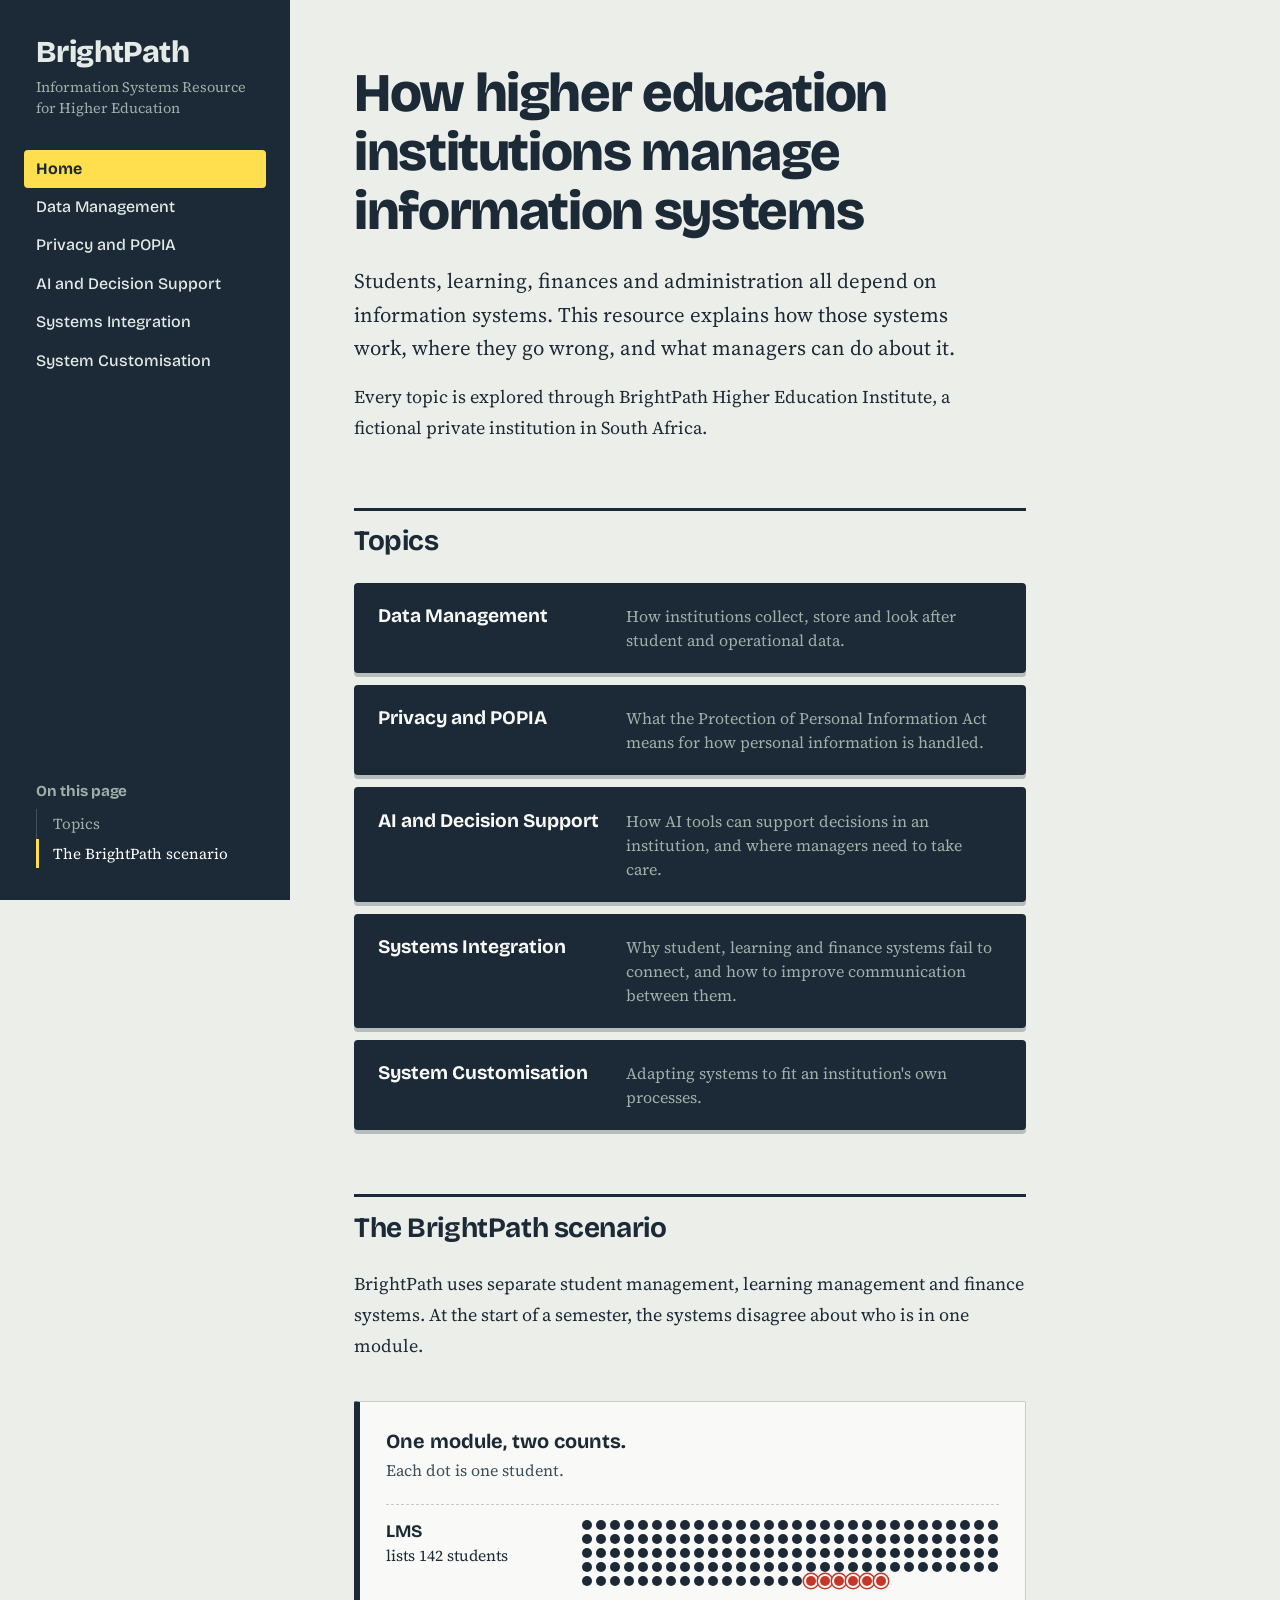
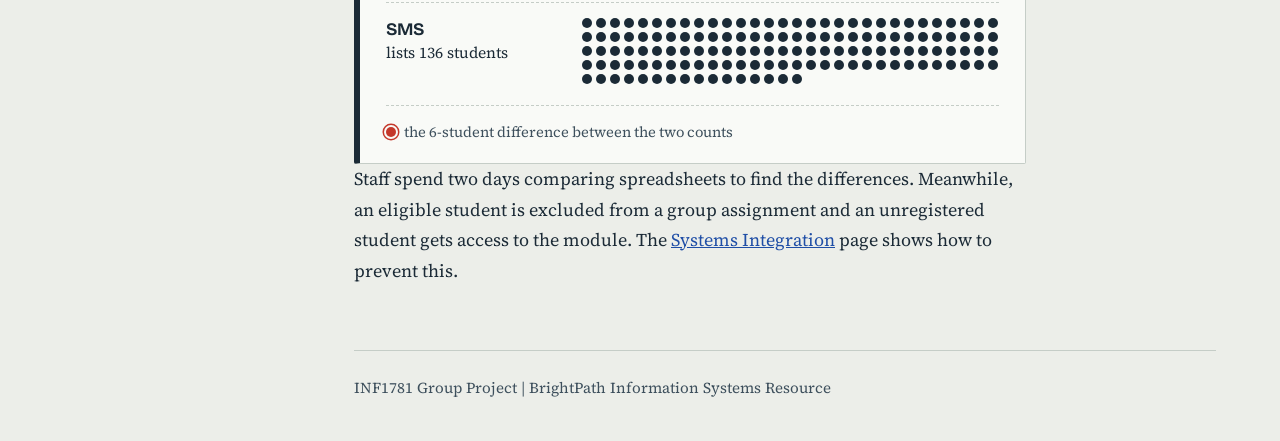
<file: BrightPath/index.html>
<!DOCTYPE html>
<html lang="en">
<head>
    <meta charset="UTF-8">
    <meta name="viewport" content="width=device-width, initial-scale=1.0">
    <title>Home | BrightPath Information Systems Resource</title>
    <link rel="preconnect" href="https://fonts.googleapis.com">
    <link rel="preconnect" href="https://fonts.gstatic.com" crossorigin>
    <link href="https://fonts.googleapis.com/css2?family=Bricolage+Grotesque:opsz,wght@12..96,500;12..96,700;12..96,800&family=Source+Serif+4:ital,opsz,wght@0,8..60,400;0,8..60,600;1,8..60,400&display=swap" rel="stylesheet">
    <link rel="stylesheet" href="style.css">
</head>

<body>
    <a class="skip" href="#content">Skip to content</a>

    <div class="shell">

        <aside class="side">
            <a class="brand" href="index.html">
                <span class="brand-name">BrightPath</span>
                <span class="brand-sub">Information Systems Resource for Higher Education</span>
            </a>

            <nav class="site-nav" aria-label="Main navigation">
                <ul>
                    <li><a href="index.html" aria-current="page">Home</a></li>
                    <li><a href="data-management.html">Data Management</a></li>
                    <li><a href="privacy-popia.html">Privacy and POPIA</a></li>
                    <li><a href="ai-decision-support.html">AI and Decision Support</a></li>
                    <li><a href="systems-integration.html">Systems Integration</a></li>
                    <li><a href="system-customisation.html">System Customisation</a></li>
                </ul>
            </nav>

            <nav class="toc" aria-label="On this page">
                <h2>On this page</h2>
                <ol>
                    <li><a href="#topics">Topics</a></li>
                    <li><a href="#scenario">The BrightPath scenario</a></li>
                </ol>
            </nav>
        </aside>

        <main id="content">

            <header class="hero">
                <h1>How higher education institutions manage information systems</h1>

                <p class="lede">
                    Students, learning, finances and administration all depend on
                    information systems. This resource explains how those systems
                    work, where they go wrong, and what managers can do about it.
                </p>

                <p>
                    Every topic is explored through BrightPath Higher Education
                    Institute, a fictional private institution in South Africa.
                </p>
            </header>

            <section id="topics" aria-labelledby="h-topics">
                <h2 id="h-topics">Topics</h2>

                <ul class="topics">
                    <li>
                        <a href="data-management.html">
                            <span class="t">Data Management</span>
                            <span class="d">How institutions collect, store and look after student and operational data.</span>
                        </a>
                    </li>
                    <li>
                        <a href="privacy-popia.html">
                            <span class="t">Privacy and POPIA</span>
                            <span class="d">What the Protection of Personal Information Act means for how personal information is handled.</span>
                        </a>
                    </li>
                    <li>
                        <a href="ai-decision-support.html">
                            <span class="t">AI and Decision Support</span>
                            <span class="d">How AI tools can support decisions in an institution, and where managers need to take care.</span>
                        </a>
                    </li>
                    <li>
                        <a href="systems-integration.html">
                            <span class="t">Systems Integration</span>
                            <span class="d">Why student, learning and finance systems fail to connect, and how to improve communication between them.</span>
                        </a>
                    </li>
                    <li>
                        <a href="system-customisation.html">
                            <span class="t">System Customisation</span>
                            <span class="d">Adapting systems to fit an institution's own processes.</span>
                        </a>
                    </li>
                </ul>
            </section>

            <section id="scenario" aria-labelledby="h-scenario">
                <h2 id="h-scenario">The BrightPath scenario</h2>

                <p>
                    BrightPath uses separate student management, learning management
                    and finance systems. At the start of a semester, the systems
                    disagree about who is in one module.
                </p>

                <figure class="roll">
                    <figcaption>
                        <strong>One module, two counts.</strong>
                        Each dot is one student.
                    </figcaption>

                    <div class="roll-row">
                        <p class="roll-label"><strong>LMS</strong> lists 142 students</p>
                        <div class="dots" data-count="142" data-flag="6" aria-hidden="true"></div>
                    </div>

                    <div class="roll-row">
                        <p class="roll-label"><strong>SMS</strong> lists 136 students</p>
                        <div class="dots" data-count="136" aria-hidden="true"></div>
                    </div>

                    <p class="legend">
                        <span><i class="dot dot-flag"></i> the 6-student difference between the two counts</span>
                    </p>
                </figure>

                <p>
                    Staff spend two days comparing spreadsheets to find the
                    differences. Meanwhile, an eligible student is excluded from a
                    group assignment and an unregistered student gets access to the
                    module. The
                    <a href="systems-integration.html">Systems Integration</a>
                    page shows how to prevent this.
                </p>
            </section>
<footer>
                <p>INF1781 Group Project | BrightPath Information Systems Resource</p>
            </footer>
        </main>
    </div>

    <script>
        (function () {
            /* Draw the student dots */
            document.querySelectorAll('.dots').forEach(function (el) {
                var total = parseInt(el.dataset.count, 10);
                var flagged = parseInt(el.dataset.flag || '0', 10);
                var frag = document.createDocumentFragment();
                for (var i = 0; i < total; i++) {
                    var dot = document.createElement('i');
                    dot.className = 'dot';
                    if (i >= total - flagged) dot.className += ' dot-flag';
                    frag.appendChild(dot);
                }
                el.appendChild(frag);
            });

            /* Mark the section being read in the "On this page" list */
            var links = document.querySelectorAll('.toc a');
            if ('IntersectionObserver' in window) {
                var obs = new IntersectionObserver(function (entries) {
                    entries.forEach(function (entry) {
                        if (entry.isIntersecting) {
                            links.forEach(function (a) {
                                if (a.getAttribute('href') === '#' + entry.target.id) {
                                    a.setAttribute('aria-current', 'location');
                                } else {
                                    a.removeAttribute('aria-current');
                                }
                            });
                        }
                    });
                }, { rootMargin: '-20% 0px -60% 0px' });
                document.querySelectorAll('main section[id], main .resource[id]').forEach(function (s) { obs.observe(s); });
            }
        })();
    </script>
</body>
</html>
</file>
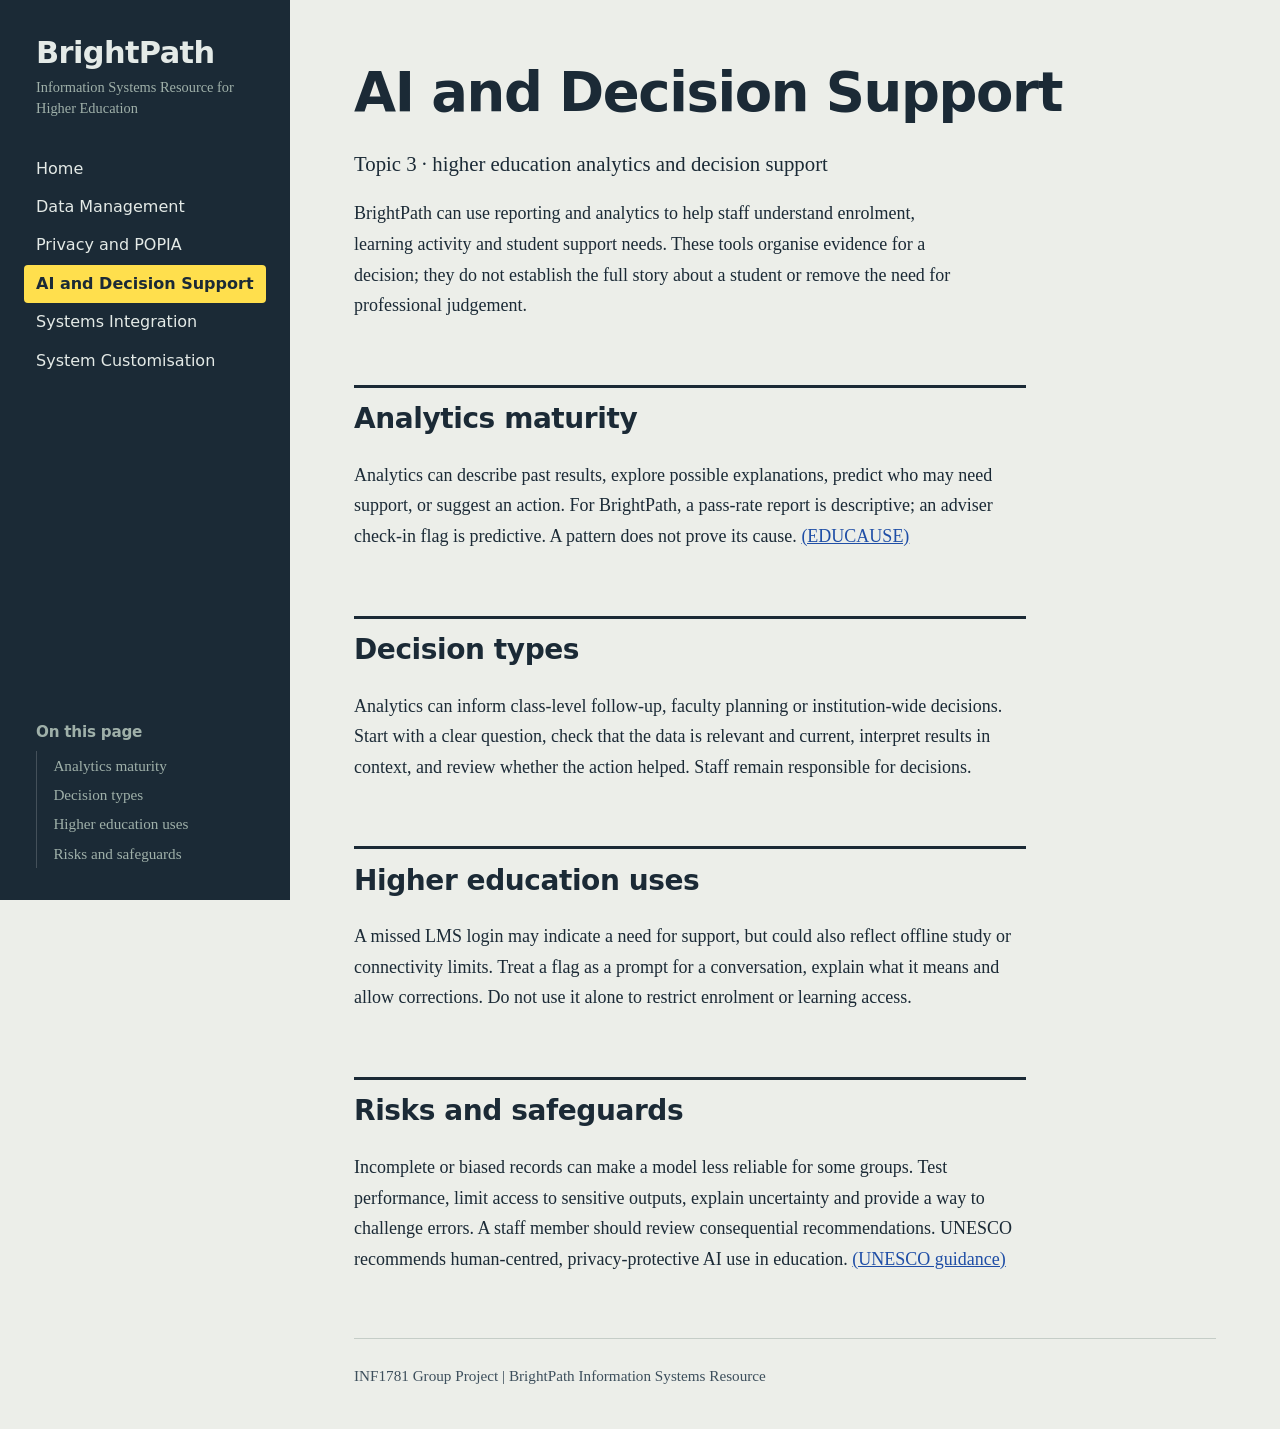
<file: BrightPath/Ai-decision-support.html>
<!DOCTYPE html>
<html lang="en-ZA">

<head>
    <meta charset="UTF-8">
    <meta name="viewport" content="width=device-width, initial-scale=1.0">
    <title>AI and Decision Support | BrightPath</title>
    <link rel="stylesheet" href="style.css">
</head>

<body><a class="skip" href="#content">Skip to content</a>
    <div class="shell">
        <aside class="side"><a class="brand" href="index.html"><span class="brand-name">BrightPath</span><span
                    class="brand-sub">Information Systems Resource for Higher Education</span></a>
            <nav class="site-nav" aria-label="Main navigation">
                <ul>
                    <li><a href="index.html">Home</a></li>
                    <li><a href="data-management.html">Data Management</a></li>
                    <li><a href="privacy-popia.html">Privacy and POPIA</a></li>
                    <li><a href="ai-decision-support.html" aria-current="page">AI and Decision Support</a></li>
                    <li><a href="systems-integration.html">Systems Integration</a></li>
                    <li><a href="system-customisation.html">System Customisation</a></li>
                </ul>
            </nav>
            <nav class="toc" aria-label="On this page">
                <h2>On this page</h2>
                <ol>
                    <li><a href="#analytics">Analytics maturity</a></li>
                    <li><a href="#decisions">Decision types</a></li>
                    <li><a href="#uses">Higher education uses</a></li>
                    <li><a href="#risks">Risks and safeguards</a></li>
                </ol>
            </nav>
        </aside>
        <main id="content">
            <header class="hero">
                <h1>AI and Decision Support</h1>
                <p class="lede">Topic 3 · higher education analytics and decision support</p>
                <p>BrightPath can use reporting and analytics to help staff understand enrolment, learning activity and
                    student support needs. These tools organise evidence for a decision; they do not establish the full
                    story about a student or remove the need for professional judgement.</p>
            </header>
            <section id="analytics">
                <h2>Analytics maturity</h2>
                <p>Analytics can describe past results, explore possible explanations, predict who may need support, or
                    suggest an action. For BrightPath, a pass-rate report is descriptive; an adviser check-in flag is
                    predictive. A pattern does not prove its cause. <a
                        href="https://library.educause.edu/resources/2022/5/a-framework-for-student-success-analytics">(EDUCAUSE)</a>
                </p>
            </section>
            <section id="decisions">
                <h2>Decision types</h2>
                <p>Analytics can inform class-level follow-up, faculty planning or institution-wide decisions. Start
                    with a clear question, check that the data is relevant and current, interpret results in context,
                    and review whether the action helped. Staff remain responsible for decisions.</p>
            </section>
            <section id="uses">
                <h2>Higher education uses</h2>
                <p>A missed LMS login may indicate a need for support, but could also reflect offline study or
                    connectivity limits. Treat a flag as a prompt for a conversation, explain what it means and allow
                    corrections. Do not use it alone to restrict enrolment or learning access.</p>
            </section>
            <section id="risks">
                <h2>Risks and safeguards</h2>
                <p>Incomplete or biased records can make a model less reliable for some groups. Test performance, limit
                    access to sensitive outputs, explain uncertainty and provide a way to challenge errors. A staff
                    member should review consequential recommendations. UNESCO recommends human-centred,
                    privacy-protective AI use in education. <a
                        href="https://www.unesco.org/en/articles/guidance-generative-ai-education-and-research">(UNESCO
                        guidance)</a></p>
            </section>
            <footer>
                <p>INF1781 Group Project | BrightPath Information Systems Resource</p>
            </footer>
        </main>
    </div>
</body>

</html>
</file>
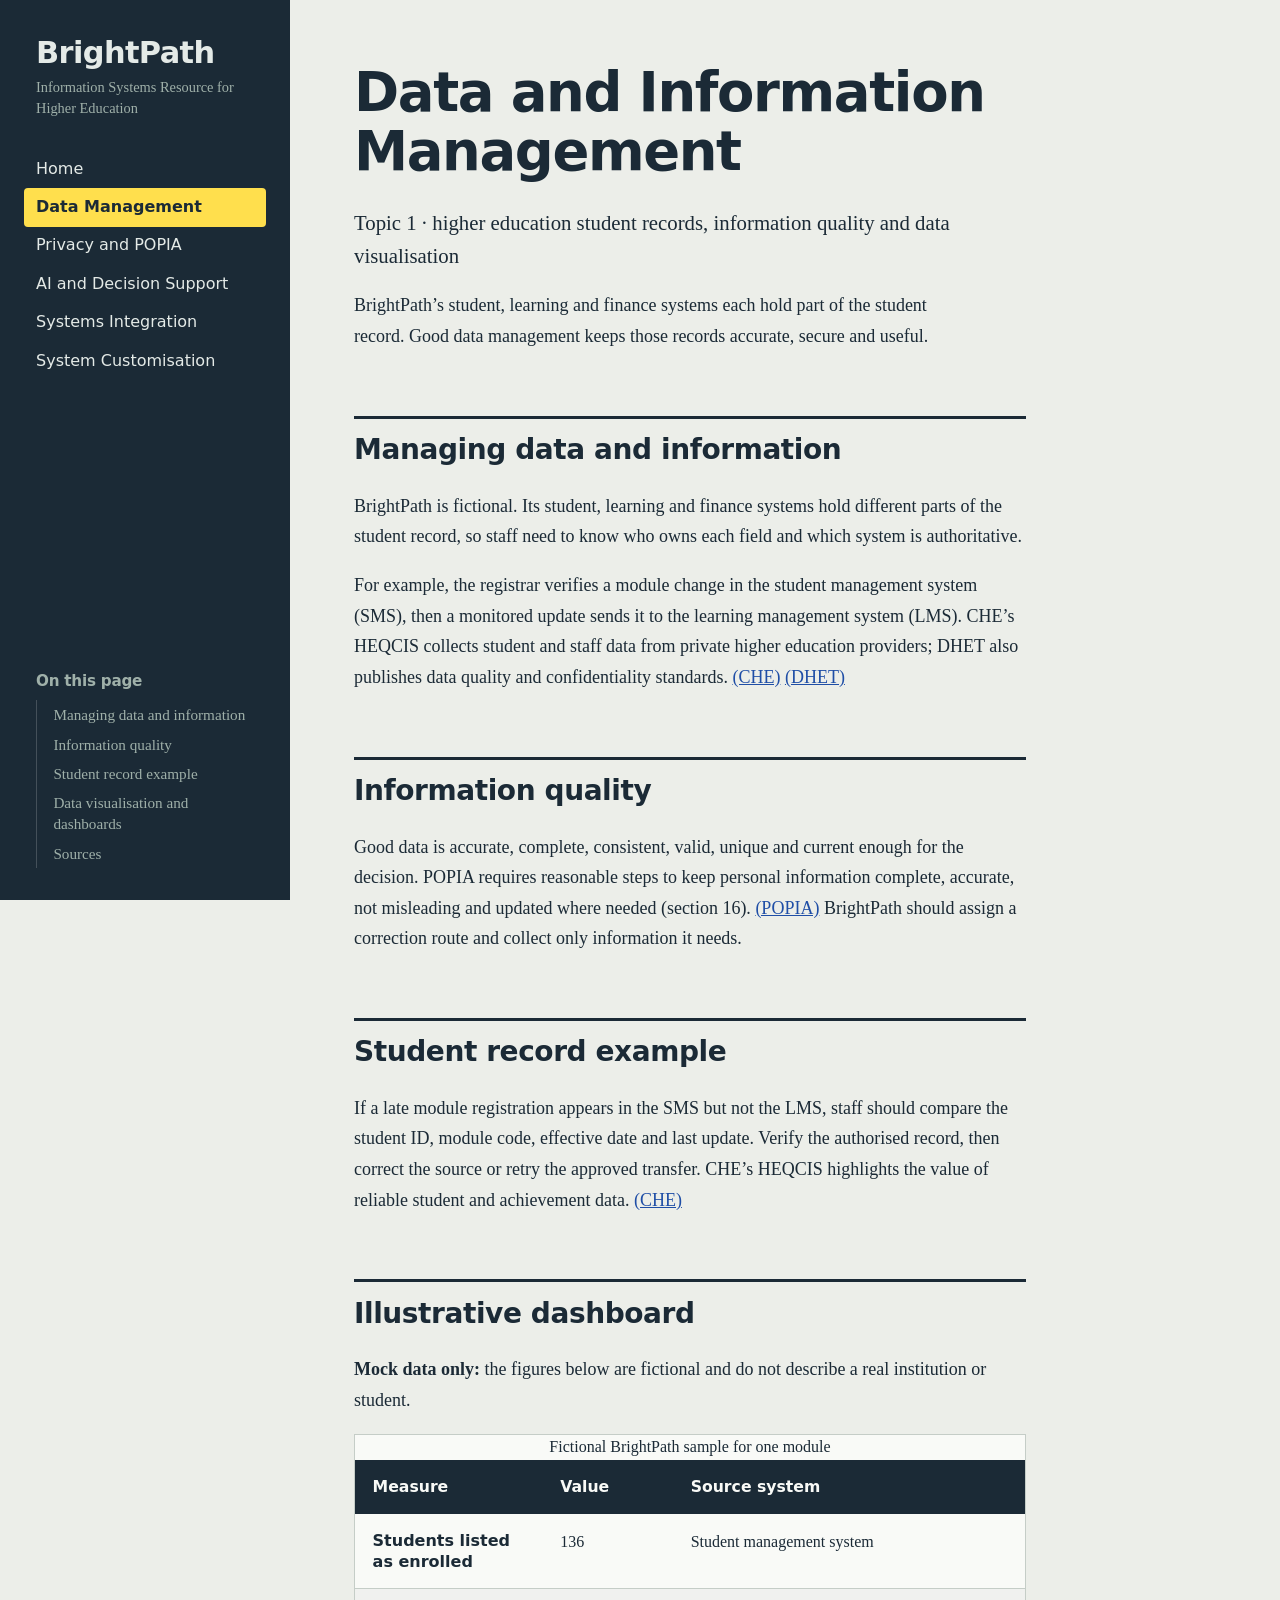
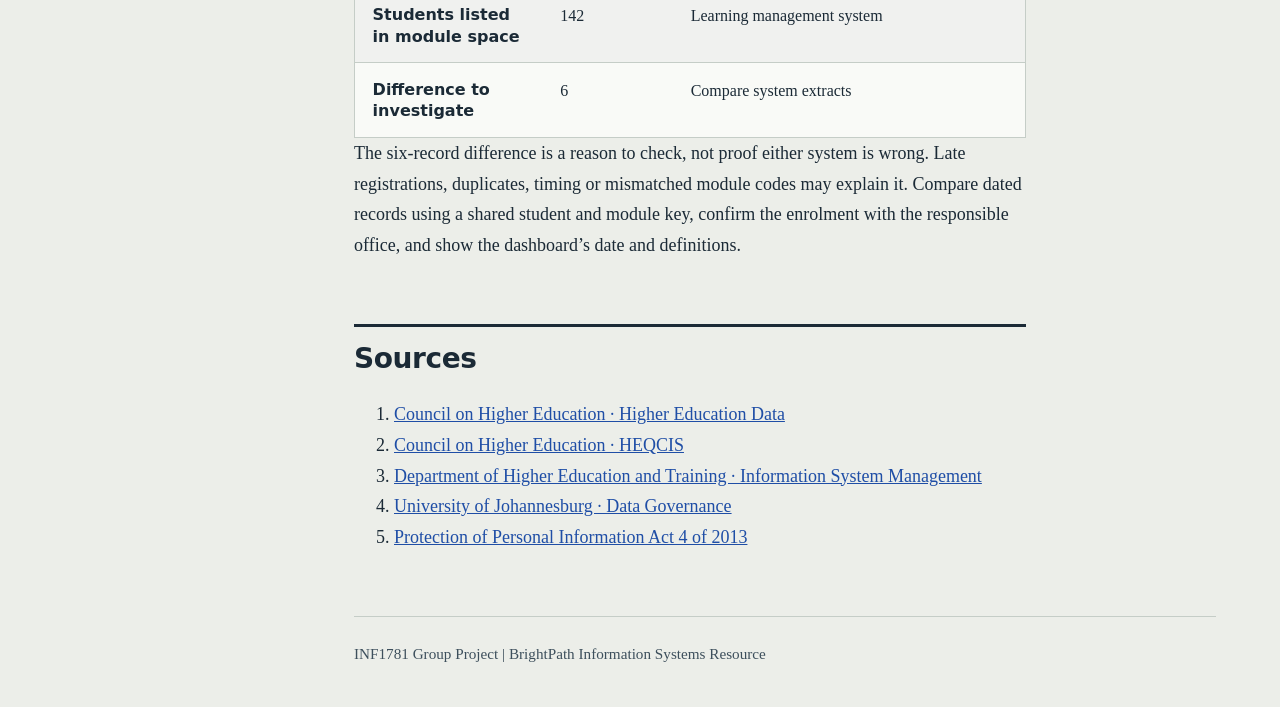
<file: BrightPath/data-management.html>
<!DOCTYPE html>
<html lang="en-ZA">

<head>
    <meta charset="UTF-8">
    <meta name="viewport" content="width=device-width, initial-scale=1.0">
    <title>Data and Information Management | BrightPath</title>
    <link rel="stylesheet" href="style.css">
</head>

<body><a class="skip" href="#content">Skip to content</a>
    <div class="shell">
        <aside class="side">
            <a class="brand" href="index.html"><span class="brand-name">BrightPath</span><span
                    class="brand-sub">Information Systems Resource for Higher Education</span></a>
            <nav class="site-nav" aria-label="Main navigation">
                <ul>
                    <li><a href="index.html">Home</a></li>
                    <li><a href="data-management.html" aria-current="page">Data Management</a></li>
                    <li><a href="privacy-popia.html">Privacy and POPIA</a></li>
                    <li><a href="ai-decision-support.html">AI and Decision Support</a></li>
                    <li><a href="systems-integration.html">Systems Integration</a></li>
                    <li><a href="system-customisation.html">System Customisation</a></li>
                </ul>
            </nav>
            <nav class="toc" aria-label="On this page">
                <h2>On this page</h2>
                <ol>
                    <li><a href="#management">Managing data and information</a></li>
                    <li><a href="#quality">Information quality</a></li>
                    <li><a href="#records">Student record example</a></li>
                    <li><a href="#dashboard">Data visualisation and dashboards</a></li>
                    <li><a href="#sources">Sources</a></li>
                </ol>
            </nav>
        </aside>
        <main id="content">
            <header class="hero">
                <h1>Data and Information Management</h1>
                <p class="lede">Topic 1 · higher education student records, information quality and data visualisation
                </p>
                <p>BrightPath’s student, learning and finance systems each hold part of the student record. Good data
                    management keeps those records accurate, secure and useful.</p>
            </header>
            <section id="management">
                <h2>Managing data and information</h2>
                <p>BrightPath is fictional. Its student, learning and finance systems hold different parts of the
                    student record, so staff need to know who owns each field and which system is authoritative.</p>
                <p>For example, the registrar verifies a module change in the student management system (SMS), then a
                    monitored update sends it to the learning management system (LMS). CHE’s HEQCIS collects student and
                    staff data from private higher education providers; DHET also publishes data quality and
                    confidentiality standards. <a href="https://che.ac.za/focus-areas/heqcis">(CHE)</a> <a
                        href="https://www.dhet.gov.za/SitePages/InformationSystemManagement.aspx">(DHET)</a></p>
            </section>
            <section id="quality">
                <h2>Information quality</h2>
                <p>Good data is accurate, complete, consistent, valid, unique and current enough for the decision. POPIA
                    requires reasonable steps to keep personal information complete, accurate, not misleading and
                    updated where needed (section 16). <a
                        href="https://www.justice.gov.za/legislation/acts/2013-004.pdf">(POPIA)</a> BrightPath should
                    assign a correction route and collect only information it needs.</p>
            </section>
            <section id="records">
                <h2>Student record example</h2>
                <p>If a late module registration appears in the SMS but not the LMS, staff should compare the student
                    ID, module code, effective date and last update. Verify the authorised record, then correct the
                    source or retry the approved transfer. CHE’s HEQCIS highlights the value of reliable student and
                    achievement data. <a href="https://che.ac.za/focus-areas/heqcis">(CHE)</a></p>
            </section>
            <section id="dashboard">
                <h2>Illustrative dashboard</h2>
                <p><strong>Mock data only:</strong> the figures below are fictional and do not describe a real
                    institution or student.</p>
                <div class="table-wrap">
                    <table>
                        <caption>Fictional BrightPath sample for one module</caption>
                        <thead>
                            <tr>
                                <th scope="col">Measure</th>
                                <th scope="col">Value</th>
                                <th scope="col">Source system</th>
                            </tr>
                        </thead>
                        <tbody>
                            <tr>
                                <th scope="row">Students listed as enrolled</th>
                                <td>136</td>
                                <td>Student management system</td>
                            </tr>
                            <tr>
                                <th scope="row">Students listed in module space</th>
                                <td>142</td>
                                <td>Learning management system</td>
                            </tr>
                            <tr>
                                <th scope="row">Difference to investigate</th>
                                <td>6</td>
                                <td>Compare system extracts</td>
                            </tr>
                        </tbody>
                    </table>
                </div>
                <p>The six-record difference is a reason to check, not proof either system is wrong. Late registrations,
                    duplicates, timing or mismatched module codes may explain it. Compare dated records using a shared
                    student and module key, confirm the enrolment with the responsible office, and show the dashboard’s
                    date and definitions.</p>
            </section>
            <section id="sources">
                <h2 id="h-sources">Sources</h2>
                <ol>
                    <li><a href="https://che.ac.za/faqs/higher-education-data">Council on Higher Education · Higher
                            Education Data</a></li>
                    <li><a href="https://che.ac.za/focus-areas/heqcis">Council on Higher Education · HEQCIS</a></li>
                    <li><a href="https://www.dhet.gov.za/SitePages/InformationSystemManagement.aspx">Department of
                            Higher Education and Training · Information System Management</a></li>
                    <li><a
                            href="https://www.uj.ac.za/teaching-and-learning/division-for-institutional-planning-evaluation-and-monitoring/data-governance/">University
                            of Johannesburg · Data Governance</a></li>
                    <li><a href="https://www.justice.gov.za/legislation/acts/2013-004.pdf">Protection of Personal
                            Information Act 4 of 2013</a></li>
                </ol>
            </section>
            <footer>
                <p>INF1781 Group Project | BrightPath Information Systems Resource</p>
            </footer>
        </main>
    </div>
</body>

</html>
</file>
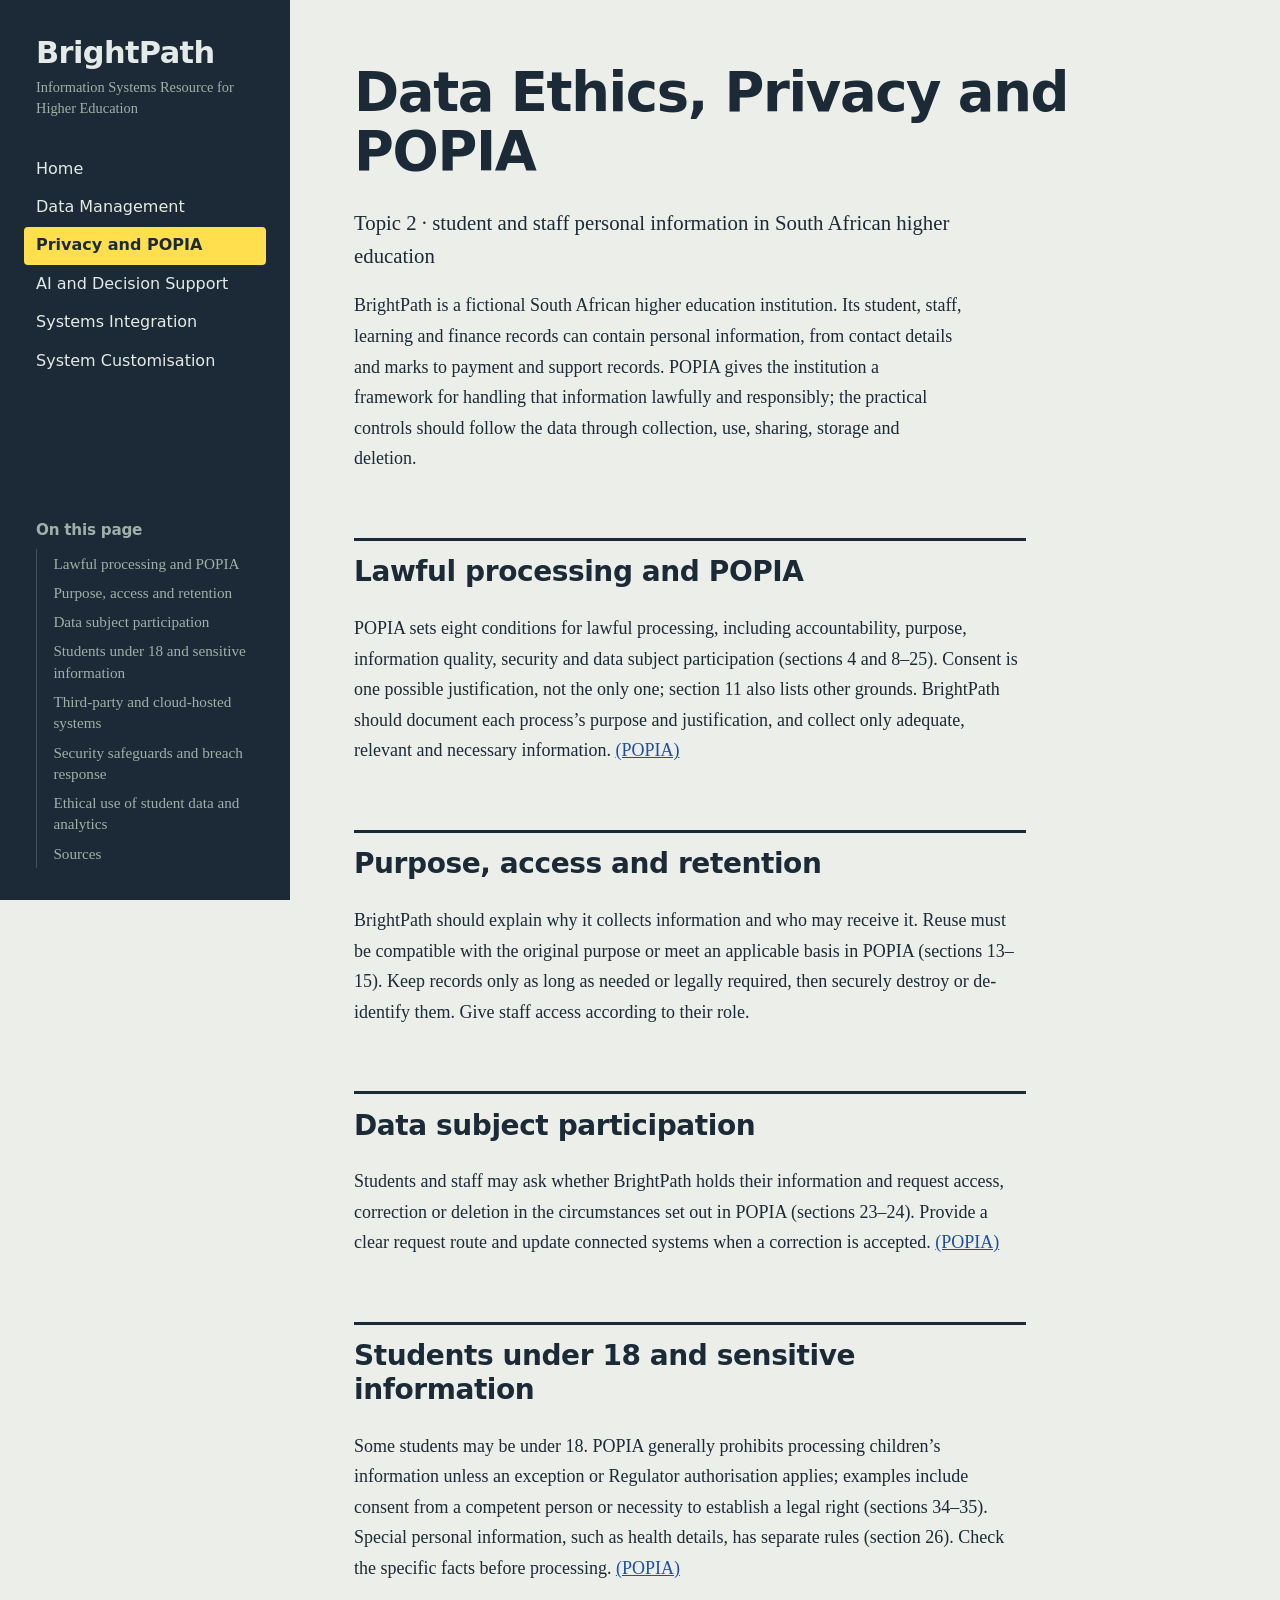
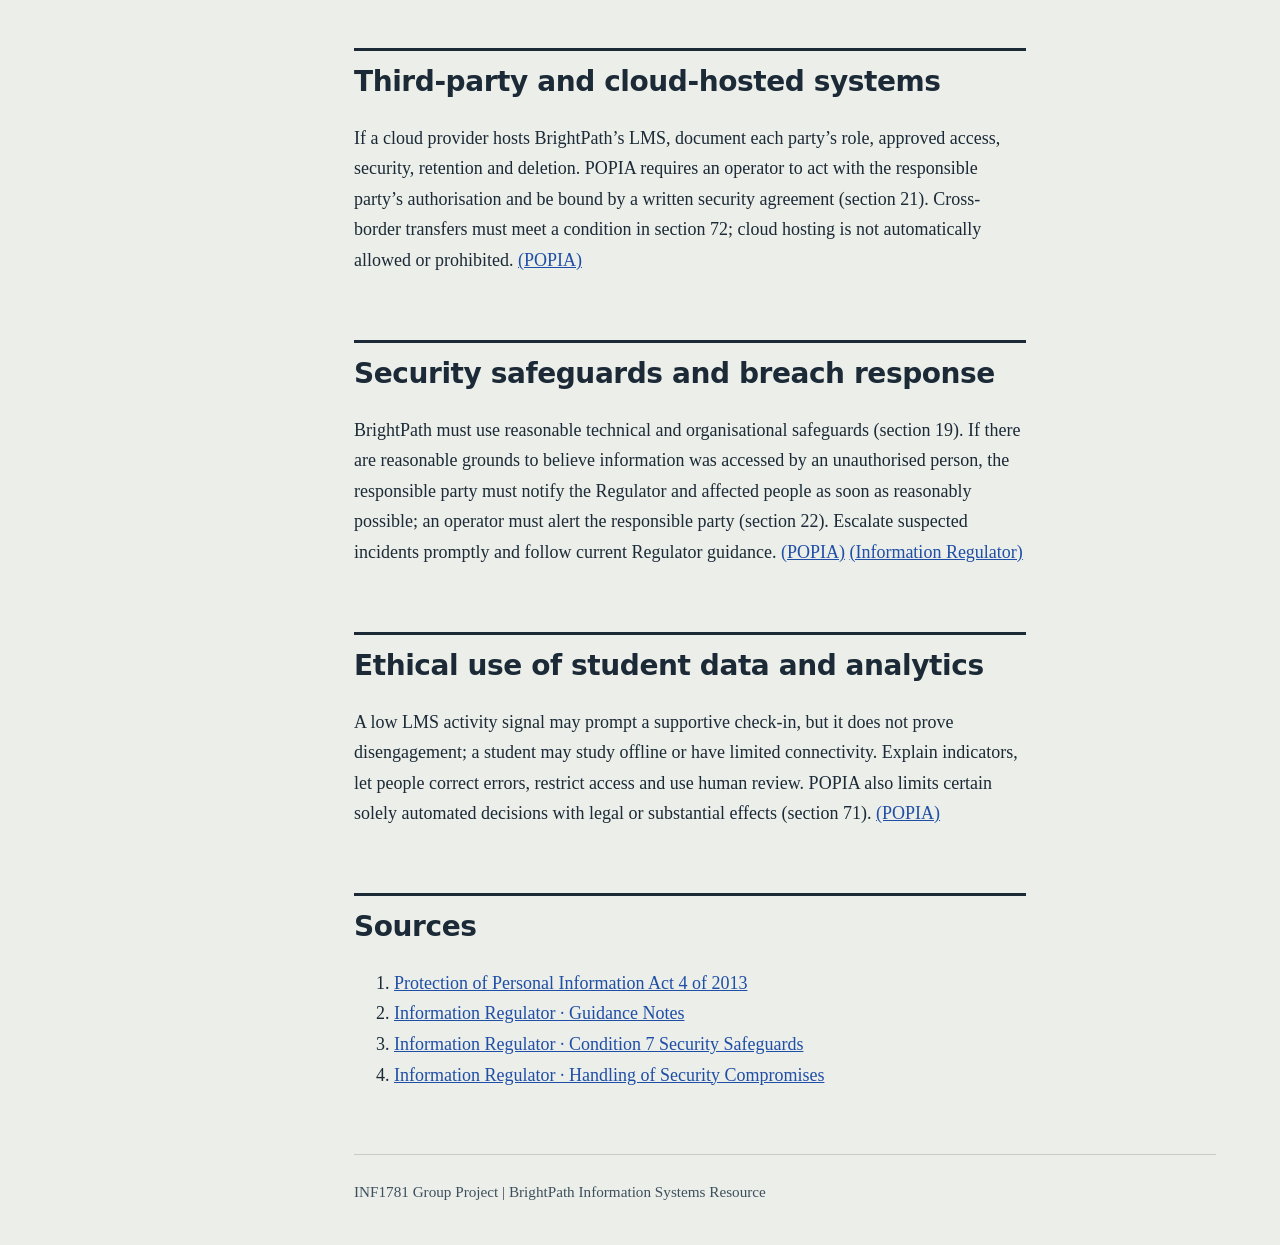
<file: BrightPath/privacy-popia.html>
<!DOCTYPE html>
<html lang="en-ZA">

<head>
    <meta charset="UTF-8">
    <meta name="viewport" content="width=device-width, initial-scale=1.0">
    <title>Data Ethics, Privacy and POPIA | BrightPath</title>
    <link rel="stylesheet" href="style.css">
</head>

<body><a class="skip" href="#content">Skip to content</a>
    <div class="shell">
        <aside class="side">
            <a class="brand" href="index.html"><span class="brand-name">BrightPath</span><span
                    class="brand-sub">Information Systems Resource for Higher Education</span></a>
            <nav class="site-nav" aria-label="Main navigation">
                <ul>
                    <li><a href="index.html">Home</a></li>
                    <li><a href="data-management.html">Data Management</a></li>
                    <li><a href="privacy-popia.html" aria-current="page">Privacy and POPIA</a></li>
                    <li><a href="ai-decision-support.html">AI and Decision Support</a></li>
                    <li><a href="systems-integration.html">Systems Integration</a></li>
                    <li><a href="system-customisation.html">System Customisation</a></li>
                </ul>
            </nav>
            <nav class="toc" aria-label="On this page">
                <h2>On this page</h2>
                <ol>
                    <li><a href="#lawful">Lawful processing and POPIA</a></li>
                    <li><a href="#purpose">Purpose, access and retention</a></li>
                    <li><a href="#rights">Data subject participation</a></li>
                    <li><a href="#children">Students under 18 and sensitive information</a></li>
                    <li><a href="#third-parties">Third-party and cloud-hosted systems</a></li>
                    <li><a href="#security">Security safeguards and breach response</a></li>
                    <li><a href="#ethics">Ethical use of student data and analytics</a></li>
                    <li><a href="#sources">Sources</a></li>
                </ol>
            </nav>
        </aside>
        <main id="content">
            <header class="hero">
                <h1>Data Ethics, Privacy and POPIA</h1>
                <p class="lede">Topic 2 · student and staff personal information in South African higher education</p>
                <p>BrightPath is a fictional South African higher education institution. Its student, staff, learning
                    and finance records can contain personal information, from contact details and marks to payment and
                    support records. POPIA gives the institution a framework for handling that information lawfully and
                    responsibly; the practical controls should follow the data through collection, use, sharing, storage
                    and deletion.</p>
            </header>
            <section id="lawful">
                <h2>Lawful processing and POPIA</h2>
                <p>POPIA sets eight conditions for lawful processing, including accountability, purpose, information
                    quality, security and data subject participation (sections 4 and 8–25). Consent is one possible
                    justification, not the only one; section 11 also lists other grounds. BrightPath should document
                    each process’s purpose and justification, and collect only adequate, relevant and necessary
                    information. <a href="https://www.justice.gov.za/legislation/acts/2013-004.pdf">(POPIA)</a></p>
            </section>
            <section id="purpose">
                <h2>Purpose, access and retention</h2>
                <p>BrightPath should explain why it collects information and who may receive it. Reuse must be
                    compatible with the original purpose or meet an applicable basis in POPIA (sections 13–15). Keep
                    records only as long as needed or legally required, then securely destroy or de-identify them. Give
                    staff access according to their role.</p>
            </section>
            <section id="rights">
                <h2>Data subject participation</h2>
                <p>Students and staff may ask whether BrightPath holds their information and request access, correction
                    or deletion in the circumstances set out in POPIA (sections 23–24). Provide a clear request route
                    and update connected systems when a correction is accepted. <a
                        href="https://www.justice.gov.za/legislation/acts/2013-004.pdf">(POPIA)</a></p>
            </section>
            <section id="children">
                <h2>Students under 18 and sensitive information</h2>
                <p>Some students may be under 18. POPIA generally prohibits processing children’s information unless an
                    exception or Regulator authorisation applies; examples include consent from a competent person or
                    necessity to establish a legal right (sections 34–35). Special personal information, such as health
                    details, has separate rules (section 26). Check the specific facts before processing. <a
                        href="https://www.justice.gov.za/legislation/acts/2013-004.pdf">(POPIA)</a></p>
            </section>
            <section id="third-parties">
                <h2>Third-party and cloud-hosted systems</h2>
                <p>If a cloud provider hosts BrightPath’s LMS, document each party’s role, approved access, security,
                    retention and deletion. POPIA requires an operator to act with the responsible party’s authorisation
                    and be bound by a written security agreement (section 21). Cross-border transfers must meet a
                    condition in section 72; cloud hosting is not automatically allowed or prohibited. <a
                        href="https://www.justice.gov.za/legislation/acts/2013-004.pdf">(POPIA)</a></p>
            </section>
            <section id="security">
                <h2>Security safeguards and breach response</h2>
                <p>BrightPath must use reasonable technical and organisational safeguards (section 19). If there are
                    reasonable grounds to believe information was accessed by an unauthorised person, the responsible
                    party must notify the Regulator and affected people as soon as reasonably possible; an operator must
                    alert the responsible party (section 22). Escalate suspected incidents promptly and follow current
                    Regulator guidance. <a href="https://www.justice.gov.za/legislation/acts/2013-004.pdf">(POPIA)</a>
                    <a href="https://inforegulator.org.za/2025/08/19/fact-sheet-handling-of-security-compromises/">(Information
                        Regulator)</a></p>
            </section>
            <section id="ethics">
                <h2>Ethical use of student data and analytics</h2>
                <p>A low LMS activity signal may prompt a supportive check-in, but it does not prove disengagement; a
                    student may study offline or have limited connectivity. Explain indicators, let people correct
                    errors, restrict access and use human review. POPIA also limits certain solely automated decisions
                    with legal or substantial effects (section 71). <a
                        href="https://www.justice.gov.za/legislation/acts/2013-004.pdf">(POPIA)</a></p>
            </section>
            <section id="sources">
                <h2 id="h-sources">Sources</h2>
                <ol>
                    <li><a href="https://www.justice.gov.za/legislation/acts/2013-004.pdf">Protection of Personal
                            Information Act 4 of 2013</a></li>
                    <li><a href="https://inforegulator.org.za/guidance-notes/">Information Regulator · Guidance
                            Notes</a></li>
                    <li><a
                            href="https://inforegulator.org.za/knowledge-base/category/popia/chapter-3-conditions-for-lawful-processing/part-a-processing-of-personal-information-in-general/condition-7-security-safeguards/">Information
                            Regulator · Condition 7 Security Safeguards</a></li>
                    <li><a href="https://inforegulator.org.za/2025/08/19/fact-sheet-handling-of-security-compromises/">Information
                            Regulator · Handling of Security Compromises</a></li>
                </ol>
            </section>
            <footer>
                <p>INF1781 Group Project | BrightPath Information Systems Resource</p>
            </footer>
        </main>
    </div>
</body>

</html>
</file>
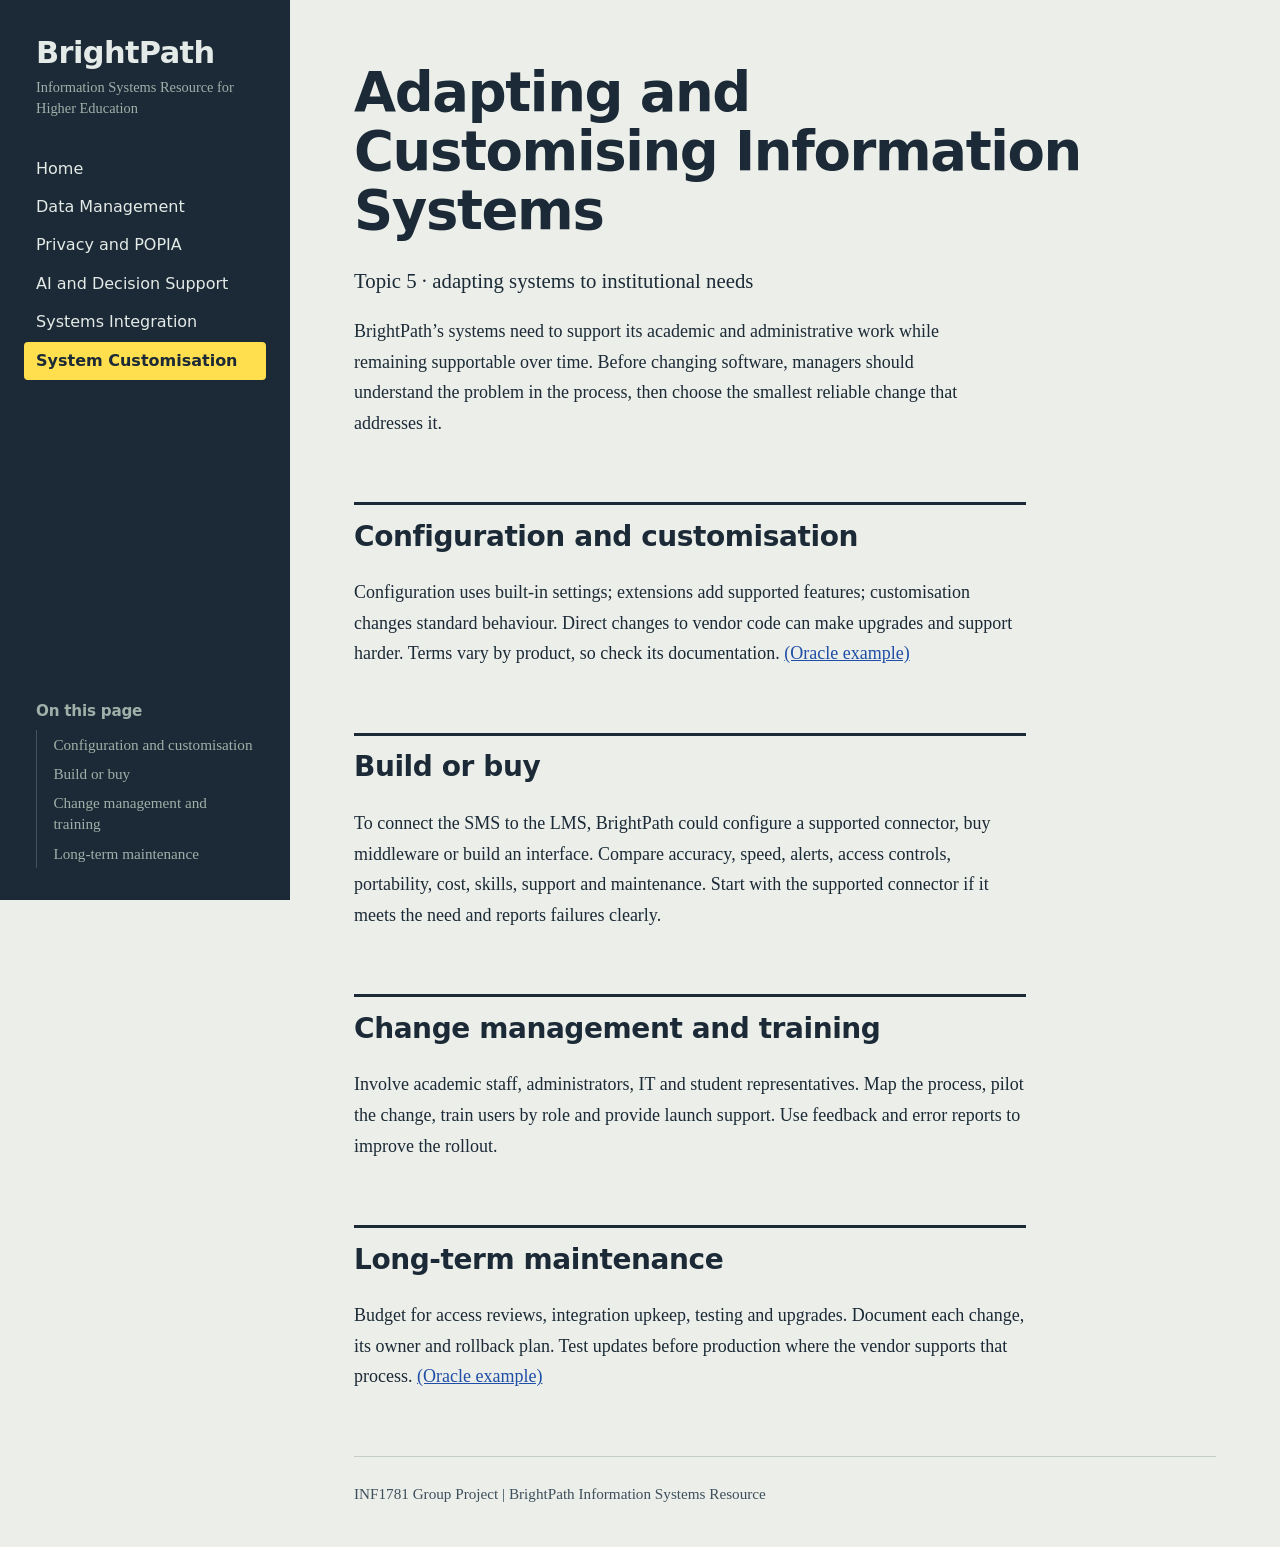
<file: BrightPath/system-customisation.html>
<!DOCTYPE html>
<html lang="en-ZA">

<head>
    <meta charset="UTF-8">
    <meta name="viewport" content="width=device-width, initial-scale=1.0">
    <title>Adapting and Customising Information Systems | BrightPath</title>
    <link rel="stylesheet" href="style.css">
</head>

<body><a class="skip" href="#content">Skip to content</a>
    <div class="shell">
        <aside class="side"><a class="brand" href="index.html"><span class="brand-name">BrightPath</span><span
                    class="brand-sub">Information Systems Resource for Higher Education</span></a>
            <nav class="site-nav" aria-label="Main navigation">
                <ul>
                    <li><a href="index.html">Home</a></li>
                    <li><a href="data-management.html">Data Management</a></li>
                    <li><a href="privacy-popia.html">Privacy and POPIA</a></li>
                    <li><a href="ai-decision-support.html">AI and Decision Support</a></li>
                    <li><a href="systems-integration.html">Systems Integration</a></li>
                    <li><a href="system-customisation.html" aria-current="page">System Customisation</a></li>
                </ul>
            </nav>
            <nav class="toc" aria-label="On this page">
                <h2>On this page</h2>
                <ol>
                    <li><a href="#configuration">Configuration and customisation</a></li>
                    <li><a href="#build-buy">Build or buy</a></li>
                    <li><a href="#change">Change management and training</a></li>
                    <li><a href="#maintenance">Long-term maintenance</a></li>
                </ol>
            </nav>
        </aside>
        <main id="content">
            <header class="hero">
                <h1>Adapting and Customising Information Systems</h1>
                <p class="lede">Topic 5 · adapting systems to institutional needs</p>
                <p>BrightPath’s systems need to support its academic and administrative work while remaining supportable
                    over time. Before changing software, managers should understand the problem in the process, then
                    choose the smallest reliable change that addresses it.</p>
            </header>
            <section id="configuration">
                <h2>Configuration and customisation</h2>
                <p>Configuration uses built-in settings; extensions add supported features; customisation changes
                    standard behaviour. Direct changes to vendor code can make upgrades and support harder. Terms vary
                    by product, so check its documentation. <a
                        href="https://docs.oracle.com/en/cloud/saas/applications-common/25c/oaext/overview-of-application-configuration-and-extension.html">(Oracle
                        example)</a></p>
            </section>
            <section id="build-buy">
                <h2>Build or buy</h2>
                <p>To connect the SMS to the LMS, BrightPath could configure a supported connector, buy middleware or
                    build an interface. Compare accuracy, speed, alerts, access controls, portability, cost, skills,
                    support and maintenance. Start with the supported connector if it meets the need and reports
                    failures clearly.</p>
            </section>
            <section id="change">
                <h2>Change management and training</h2>
                <p>Involve academic staff, administrators, IT and student representatives. Map the process, pilot the
                    change, train users by role and provide launch support. Use feedback and error reports to improve
                    the rollout.</p>
            </section>
            <section id="maintenance">
                <h2>Long-term maintenance</h2>
                <p>Budget for access reviews, integration upkeep, testing and upgrades. Document each change, its owner
                    and rollback plan. Test updates before production where the vendor supports that process. <a
                        href="https://docs.oracle.com/en/cloud/saas/applications-common/26d/oaext/configuration-life-cycle.html">(Oracle
                        example)</a></p>
            </section>
            <footer>
                <p>INF1781 Group Project | BrightPath Information Systems Resource</p>
            </footer>
        </main>
    </div>
</body>

</html>
</file>
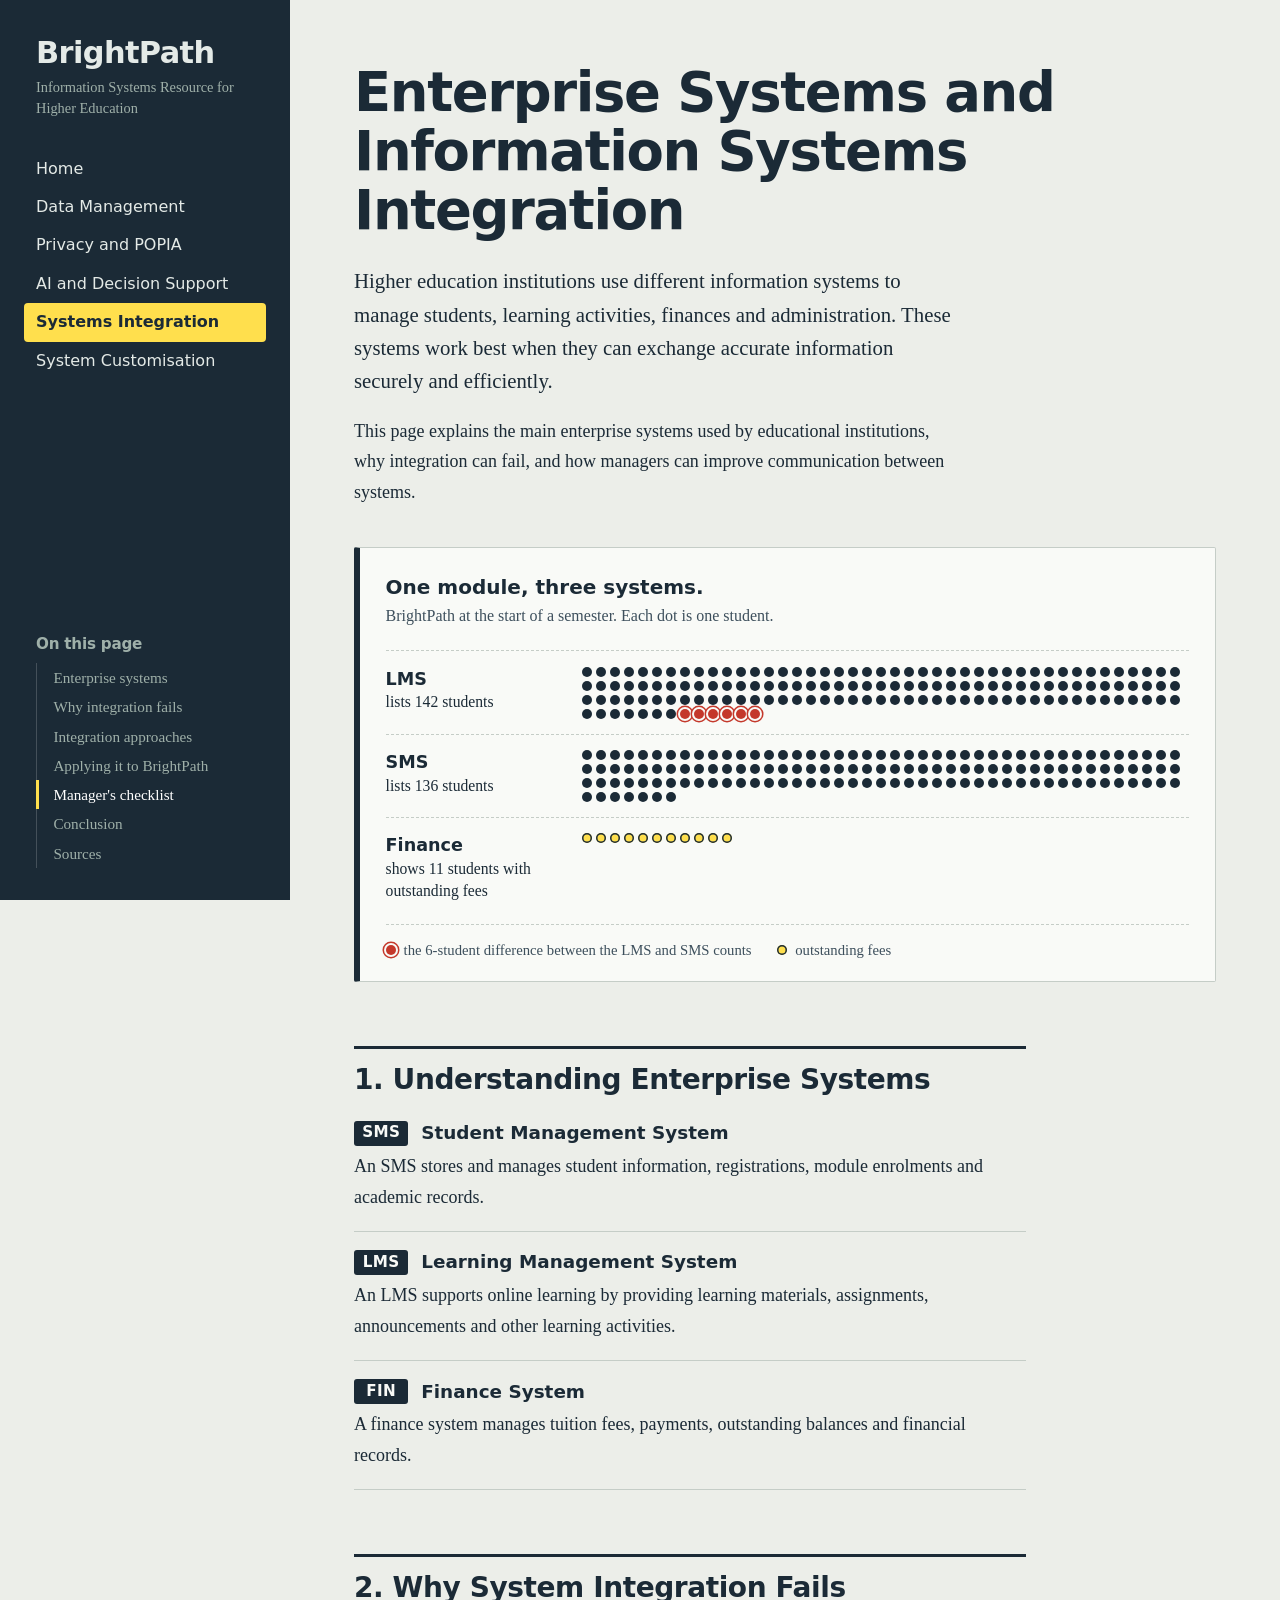
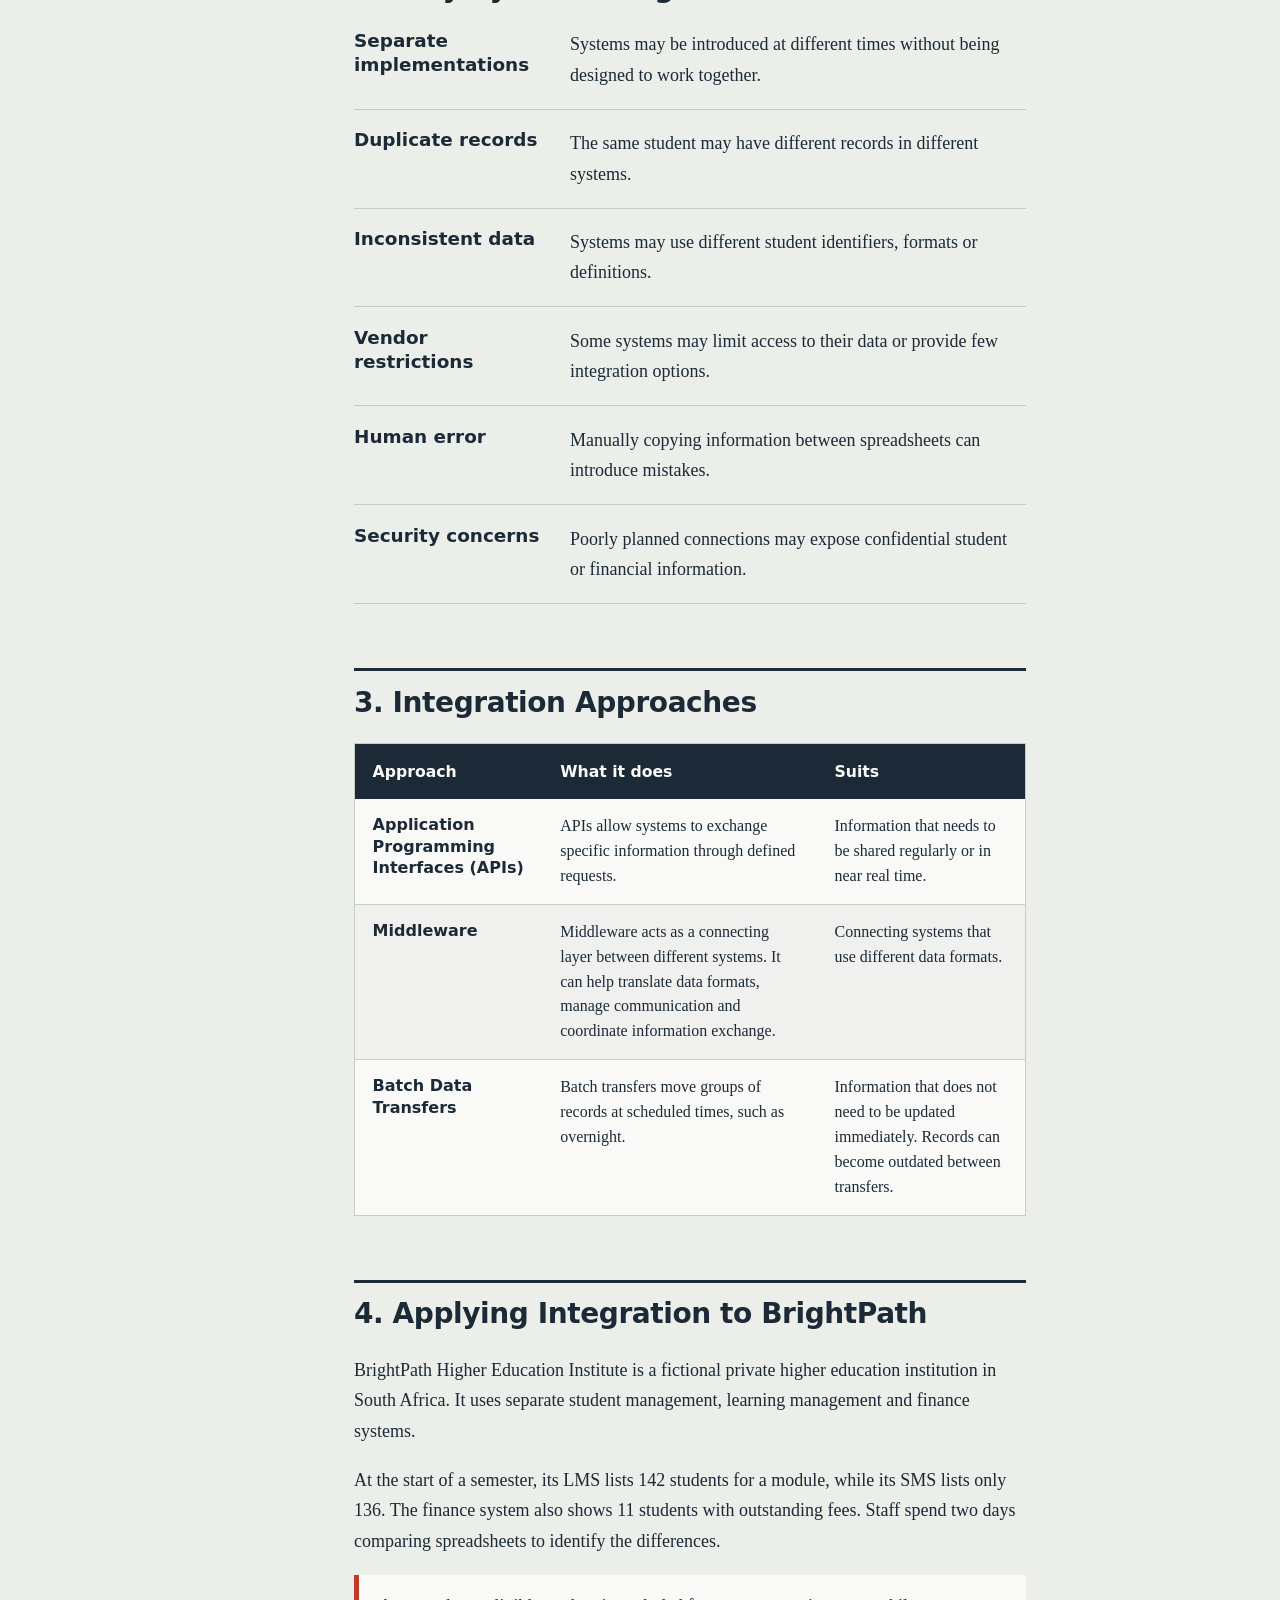
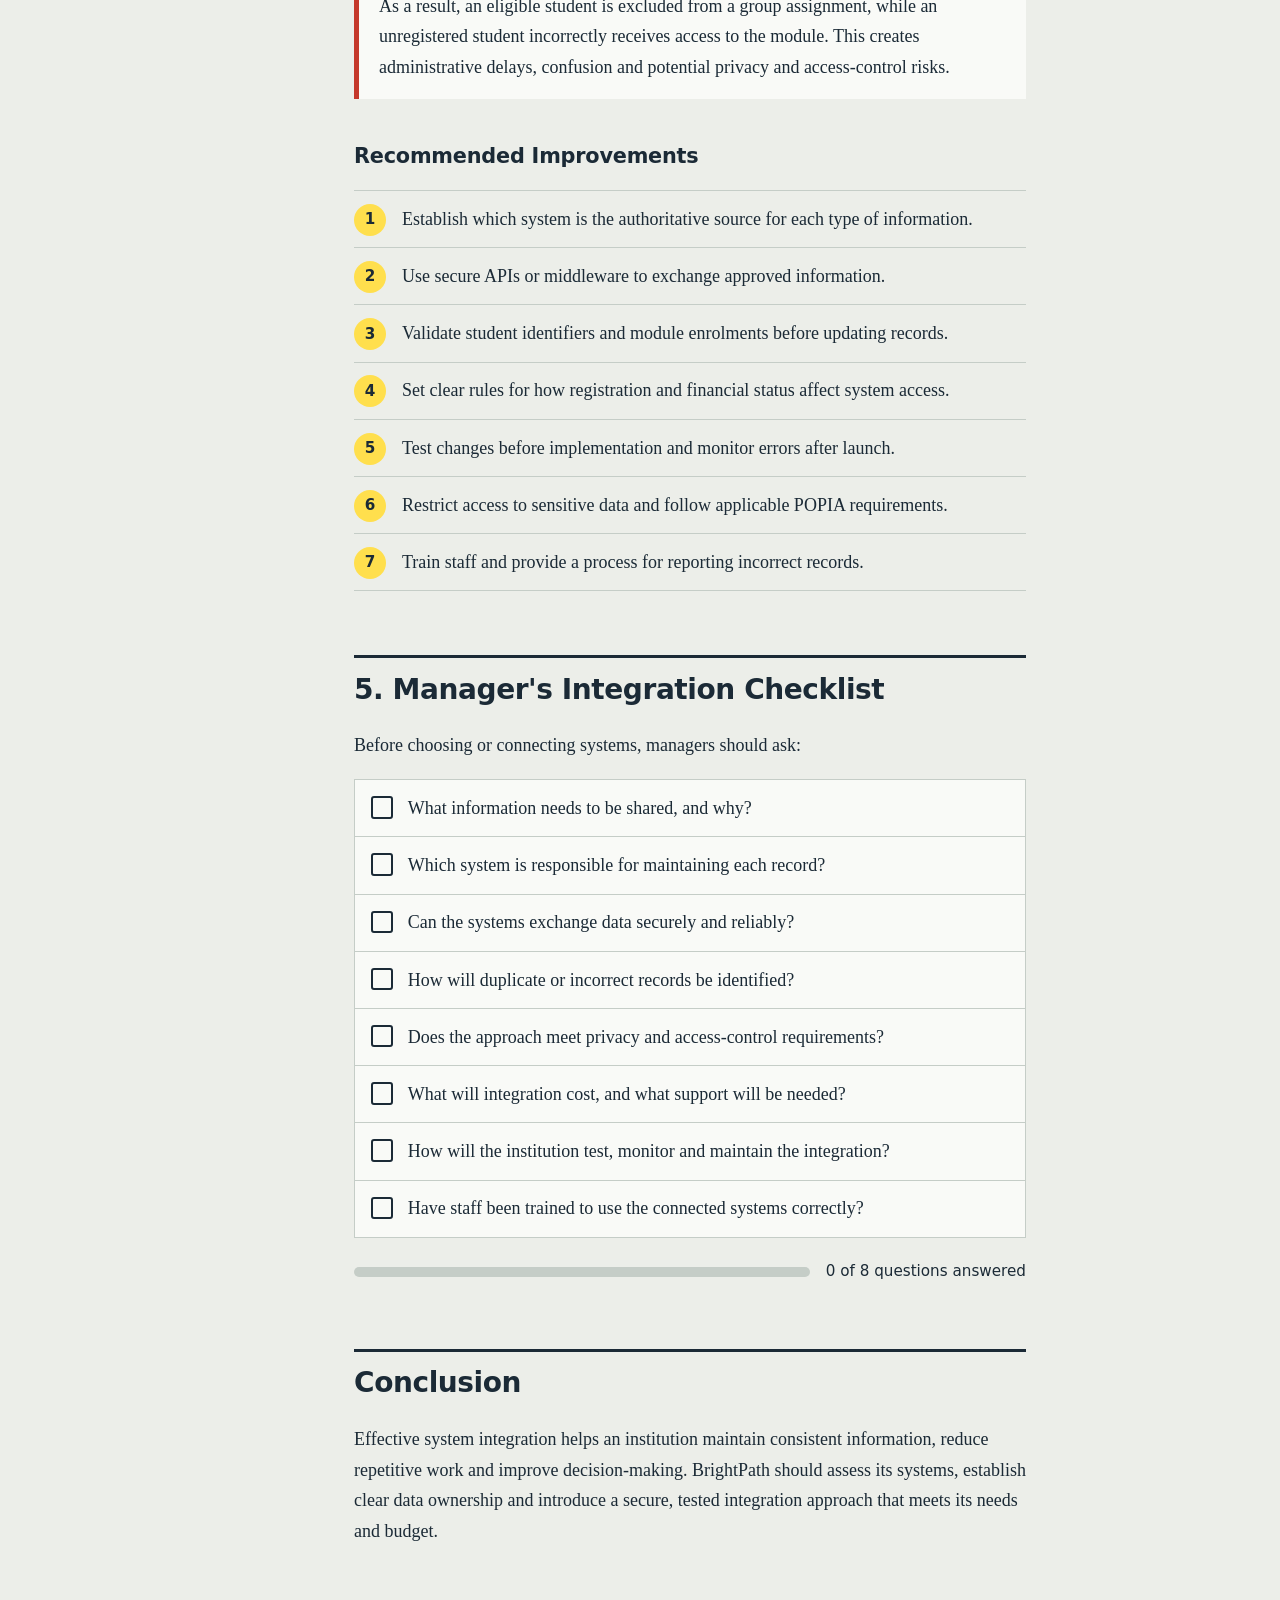
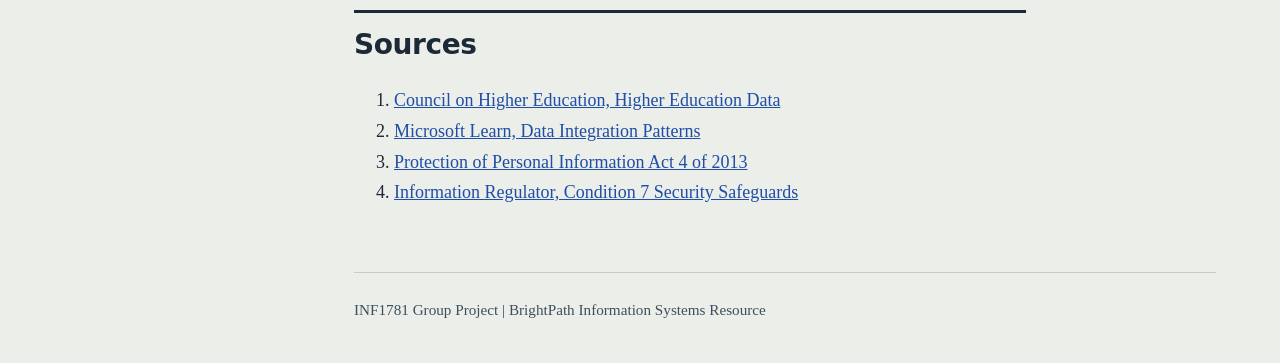
<file: BrightPath/systems-integration.html>
<!DOCTYPE html>
<html lang="en-ZA">
<head>
    <meta charset="UTF-8">
    <meta name="viewport" content="width=device-width, initial-scale=1.0">
    <title>Enterprise Systems and Integration | BrightPath</title>
    <link rel="stylesheet" href="style.css">
</head>

<body>
    <a class="skip" href="#content">Skip to content</a>

    <div class="shell">

        <aside class="side">
            <a class="brand" href="index.html">
                <span class="brand-name">BrightPath</span>
                <span class="brand-sub">Information Systems Resource for Higher Education</span>
            </a>

            <nav class="site-nav" aria-label="Main navigation">
                <ul>
                    <li><a href="index.html">Home</a></li>
                    <li><a href="data-management.html">Data Management</a></li>
                    <li><a href="privacy-popia.html">Privacy and POPIA</a></li>
                    <li><a href="ai-decision-support.html">AI and Decision Support</a></li>
                    <li><a href="systems-integration.html" aria-current="page">Systems Integration</a></li>
                    <li><a href="system-customisation.html">System Customisation</a></li>
                </ul>
            </nav>

            <nav class="toc" aria-label="On this page">
                <h2>On this page</h2>
                <ol>
                    <li><a href="#systems">Enterprise systems</a></li>
                    <li><a href="#failures">Why integration fails</a></li>
                    <li><a href="#approaches">Integration approaches</a></li>
                    <li><a href="#brightpath">Applying it to BrightPath</a></li>
                    <li><a href="#checklist">Manager's checklist</a></li>
                    <li><a href="#conclusion">Conclusion</a></li>
                    <li><a href="#sources">Sources</a></li>
                </ol>
            </nav>
        </aside>

        <main id="content">

            <header class="hero">
                <h1>Enterprise Systems and Information Systems Integration</h1>

                <p class="lede">
                    Higher education institutions use different information systems
                    to manage students, learning activities, finances and administration.
                    These systems work best when they can exchange accurate information
                    securely and efficiently.
                </p>

                <p>
                    This page explains the main enterprise systems used by educational
                    institutions, why integration can fail, and how managers can improve
                    communication between systems.
                </p>

                <figure class="roll">
                    <figcaption>
                        <strong>One module, three systems.</strong>
                        BrightPath at the start of a semester. Each dot is one student.
                    </figcaption>

                    <div class="roll-row">
                        <p class="roll-label"><strong>LMS</strong> lists 142 students</p>
                        <div class="dots" data-count="142" data-flag="6" aria-hidden="true"></div>
                    </div>

                    <div class="roll-row">
                        <p class="roll-label"><strong>SMS</strong> lists 136 students</p>
                        <div class="dots" data-count="136" aria-hidden="true"></div>
                    </div>

                    <div class="roll-row">
                        <p class="roll-label"><strong>Finance</strong> shows 11 students with outstanding fees</p>
                        <div class="dots" data-count="11" data-kind="fee" aria-hidden="true"></div>
                    </div>

                    <p class="legend">
                        <span><i class="dot dot-flag"></i> the 6-student difference between the LMS and SMS counts</span>
                        <span><i class="dot dot-fee"></i> outstanding fees</span>
                    </p>
                </figure>
            </header>

            <section id="systems" aria-labelledby="h-systems">
                <h2 id="h-systems">1. Understanding Enterprise Systems</h2>

                <dl class="systems">
                    <div>
                        <dt><span class="abbr">SMS</span> Student Management System</dt>
                        <dd>
                            An SMS stores and manages student information, registrations,
                            module enrolments and academic records.
                        </dd>
                    </div>
                    <div>
                        <dt><span class="abbr">LMS</span> Learning Management System</dt>
                        <dd>
                            An LMS supports online learning by providing learning materials,
                            assignments, announcements and other learning activities.
                        </dd>
                    </div>
                    <div>
                        <dt><span class="abbr">FIN</span> Finance System</dt>
                        <dd>
                            A finance system manages tuition fees, payments, outstanding
                            balances and financial records.
                        </dd>
                    </div>
                </dl>
            </section>

            <section id="failures" aria-labelledby="h-failures">
                <h2 id="h-failures">2. Why System Integration Fails</h2>

                <dl class="causes">
                    <div>
                        <dt>Separate implementations</dt>
                        <dd>Systems may be introduced at different times without being designed to work together.</dd>
                    </div>
                    <div>
                        <dt>Duplicate records</dt>
                        <dd>The same student may have different records in different systems.</dd>
                    </div>
                    <div>
                        <dt>Inconsistent data</dt>
                        <dd>Systems may use different student identifiers, formats or definitions.</dd>
                    </div>
                    <div>
                        <dt>Vendor restrictions</dt>
                        <dd>Some systems may limit access to their data or provide few integration options.</dd>
                    </div>
                    <div>
                        <dt>Human error</dt>
                        <dd>Manually copying information between spreadsheets can introduce mistakes.</dd>
                    </div>
                    <div>
                        <dt>Security concerns</dt>
                        <dd>Poorly planned connections may expose confidential student or financial information.</dd>
                    </div>
                </dl>
            </section>

            <section id="approaches" aria-labelledby="h-approaches">
                <h2 id="h-approaches">3. Integration Approaches</h2>

                <div class="table-wrap">
                    <table>
                        <caption class="visually-hidden">Comparison of three integration approaches</caption>
                        <thead>
                            <tr>
                                <th scope="col">Approach</th>
                                <th scope="col">What it does</th>
                                <th scope="col">Suits</th>
                            </tr>
                        </thead>
                        <tbody>
                            <tr>
                                <th scope="row">Application Programming Interfaces (APIs)</th>
                                <td>
                                    APIs allow systems to exchange specific information through
                                    defined requests.
                                </td>
                                <td>
                                    Information that needs to be shared regularly or in near real time.
                                </td>
                            </tr>
                            <tr>
                                <th scope="row">Middleware</th>
                                <td>
                                    Middleware acts as a connecting layer between different systems.
                                    It can help translate data formats, manage communication and
                                    coordinate information exchange.
                                </td>
                                <td>
                                    Connecting systems that use different data formats.
                                </td>
                            </tr>
                            <tr>
                                <th scope="row">Batch Data Transfers</th>
                                <td>
                                    Batch transfers move groups of records at scheduled times, such
                                    as overnight.
                                </td>
                                <td>
                                    Information that does not need to be updated immediately.
                                    Records can become outdated between transfers.
                                </td>
                            </tr>
                        </tbody>
                    </table>
                </div>
            </section>

            <section id="brightpath" aria-labelledby="h-brightpath">
                <h2 id="h-brightpath">4. Applying Integration to BrightPath</h2>

                <p>
                    BrightPath Higher Education Institute is a fictional private
                    higher education institution in South Africa. It uses separate
                    student management, learning management and finance systems.
                </p>

                <p>
                    At the start of a semester, its LMS lists 142 students for a
                    module, while its SMS lists only 136. The finance system also
                    shows 11 students with outstanding fees. Staff spend two days
                    comparing spreadsheets to identify the differences.
                </p>

                <p class="consequence">
                    As a result, an eligible student is excluded from a group
                    assignment, while an unregistered student incorrectly receives
                    access to the module. This creates administrative delays,
                    confusion and potential privacy and access-control risks.
                </p>

                <h3>Recommended Improvements</h3>

                <ol class="steps">
                    <li>Establish which system is the authoritative source for each type of information.</li>
                    <li>Use secure APIs or middleware to exchange approved information.</li>
                    <li>Validate student identifiers and module enrolments before updating records.</li>
                    <li>Set clear rules for how registration and financial status affect system access.</li>
                    <li>Test changes before implementation and monitor errors after launch.</li>
                    <li>Restrict access to sensitive data and follow applicable POPIA requirements.</li>
                    <li>Train staff and provide a process for reporting incorrect records.</li>
                </ol>
            </section>

            <section id="checklist" aria-labelledby="h-checklist">
                <h2 id="h-checklist">5. Manager's Integration Checklist</h2>

                <p>Before choosing or connecting systems, managers should ask:</p>

                <form class="checklist" onsubmit="return false">
                    <fieldset>
                        <legend class="visually-hidden">Integration questions to work through</legend>

                        <label><input type="checkbox"> <span>What information needs to be shared, and why?</span></label>
                        <label><input type="checkbox"> <span>Which system is responsible for maintaining each record?</span></label>
                        <label><input type="checkbox"> <span>Can the systems exchange data securely and reliably?</span></label>
                        <label><input type="checkbox"> <span>How will duplicate or incorrect records be identified?</span></label>
                        <label><input type="checkbox"> <span>Does the approach meet privacy and access-control requirements?</span></label>
                        <label><input type="checkbox"> <span>What will integration cost, and what support will be needed?</span></label>
                        <label><input type="checkbox"> <span>How will the institution test, monitor and maintain the integration?</span></label>
                        <label><input type="checkbox"> <span>Have staff been trained to use the connected systems correctly?</span></label>
                    </fieldset>

                    <div class="progress">
                        <span class="bar"><span id="barfill"></span></span>
                        <p id="progress" aria-live="polite">0 of 8 questions answered</p>
                    </div>
                </form>
            </section>

            <section id="conclusion" aria-labelledby="h-conclusion">
                <h2 id="h-conclusion">Conclusion</h2>

                <p>
                    Effective system integration helps an institution maintain
                    consistent information, reduce repetitive work and improve
                    decision-making. BrightPath should assess its systems, establish
                    clear data ownership and introduce a secure, tested integration
                    approach that meets its needs and budget.
                </p>
            </section>

            <section id="sources" aria-labelledby="h-sources">
                <h2 id="h-sources">Sources</h2>
                <ol>
                    <li><a href="https://che.ac.za/faqs/higher-education-data">Council on Higher Education, Higher Education Data</a></li>
                    <li><a href="https://learn.microsoft.com/en-us/industry/well-architected/cross-industry/data-integration-patterns">Microsoft Learn, Data Integration Patterns</a></li>
                    <li><a href="https://www.justice.gov.za/legislation/acts/2013-004.pdf">Protection of Personal Information Act 4 of 2013</a></li>
                    <li><a href="https://inforegulator.org.za/knowledge-base/category/popia/chapter-3-conditions-for-lawful-processing/part-a-processing-of-personal-information-in-general/condition-7-security-safeguards/">Information Regulator, Condition 7 Security Safeguards</a></li>
                </ol>
            </section>

            <footer>
                <p>INF1781 Group Project | BrightPath Information Systems Resource</p>
            </footer>
        </main>
    </div>

    <script>
        (function () {
            /* Draw the student dots in the module roll */
            document.querySelectorAll('.dots').forEach(function (el) {
                var total = parseInt(el.dataset.count, 10);
                var flagged = parseInt(el.dataset.flag || '0', 10);
                var fee = el.dataset.kind === 'fee';
                var frag = document.createDocumentFragment();
                for (var i = 0; i < total; i++) {
                    var dot = document.createElement('i');
                    dot.className = 'dot';
                    if (i >= total - flagged) dot.className += ' dot-flag';
                    if (fee) dot.className += ' dot-fee';
                    frag.appendChild(dot);
                }
                el.appendChild(frag);
            });

            /* Checklist progress */
            var boxes = document.querySelectorAll('.checklist input[type="checkbox"]');
            var label = document.getElementById('progress');
            var fill = document.getElementById('barfill');
            function update() {
                var done = 0;
                boxes.forEach(function (b) { if (b.checked) done++; });
                label.textContent = done + ' of ' + boxes.length + ' questions answered';
                fill.style.width = (done / boxes.length * 100) + '%';
            }
            boxes.forEach(function (b) { b.addEventListener('change', update); });
            update();

            /* Mark the section being read in the "On this page" list */
            var links = document.querySelectorAll('.toc a');
            if ('IntersectionObserver' in window) {
                var obs = new IntersectionObserver(function (entries) {
                    entries.forEach(function (entry) {
                        if (entry.isIntersecting) {
                            links.forEach(function (a) {
                                if (a.getAttribute('href') === '#' + entry.target.id) {
                                    a.setAttribute('aria-current', 'location');
                                } else {
                                    a.removeAttribute('aria-current');
                                }
                            });
                        }
                    });
                }, { rootMargin: '-20% 0px -70% 0px' });
                document.querySelectorAll('main section[id]').forEach(function (s) { obs.observe(s); });
            }
        })();
    </script>
</body>
</html>
</file>
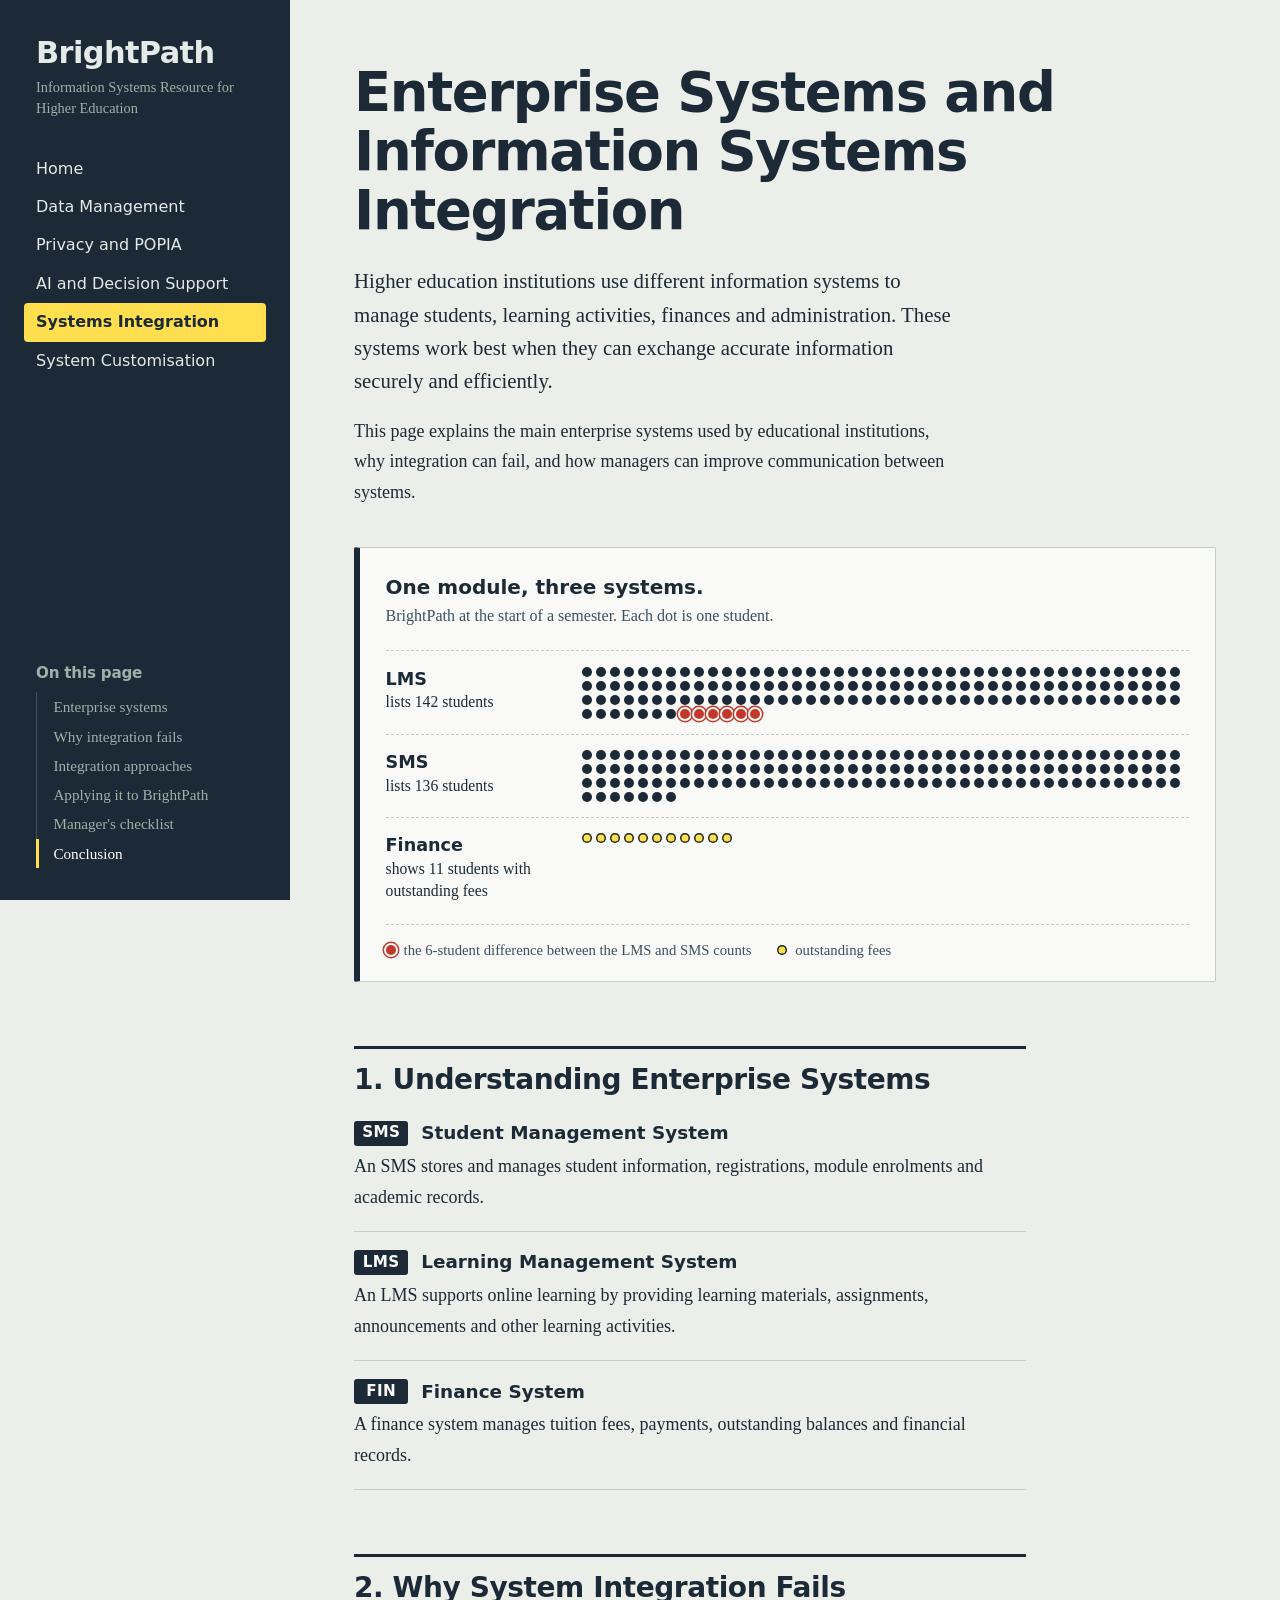
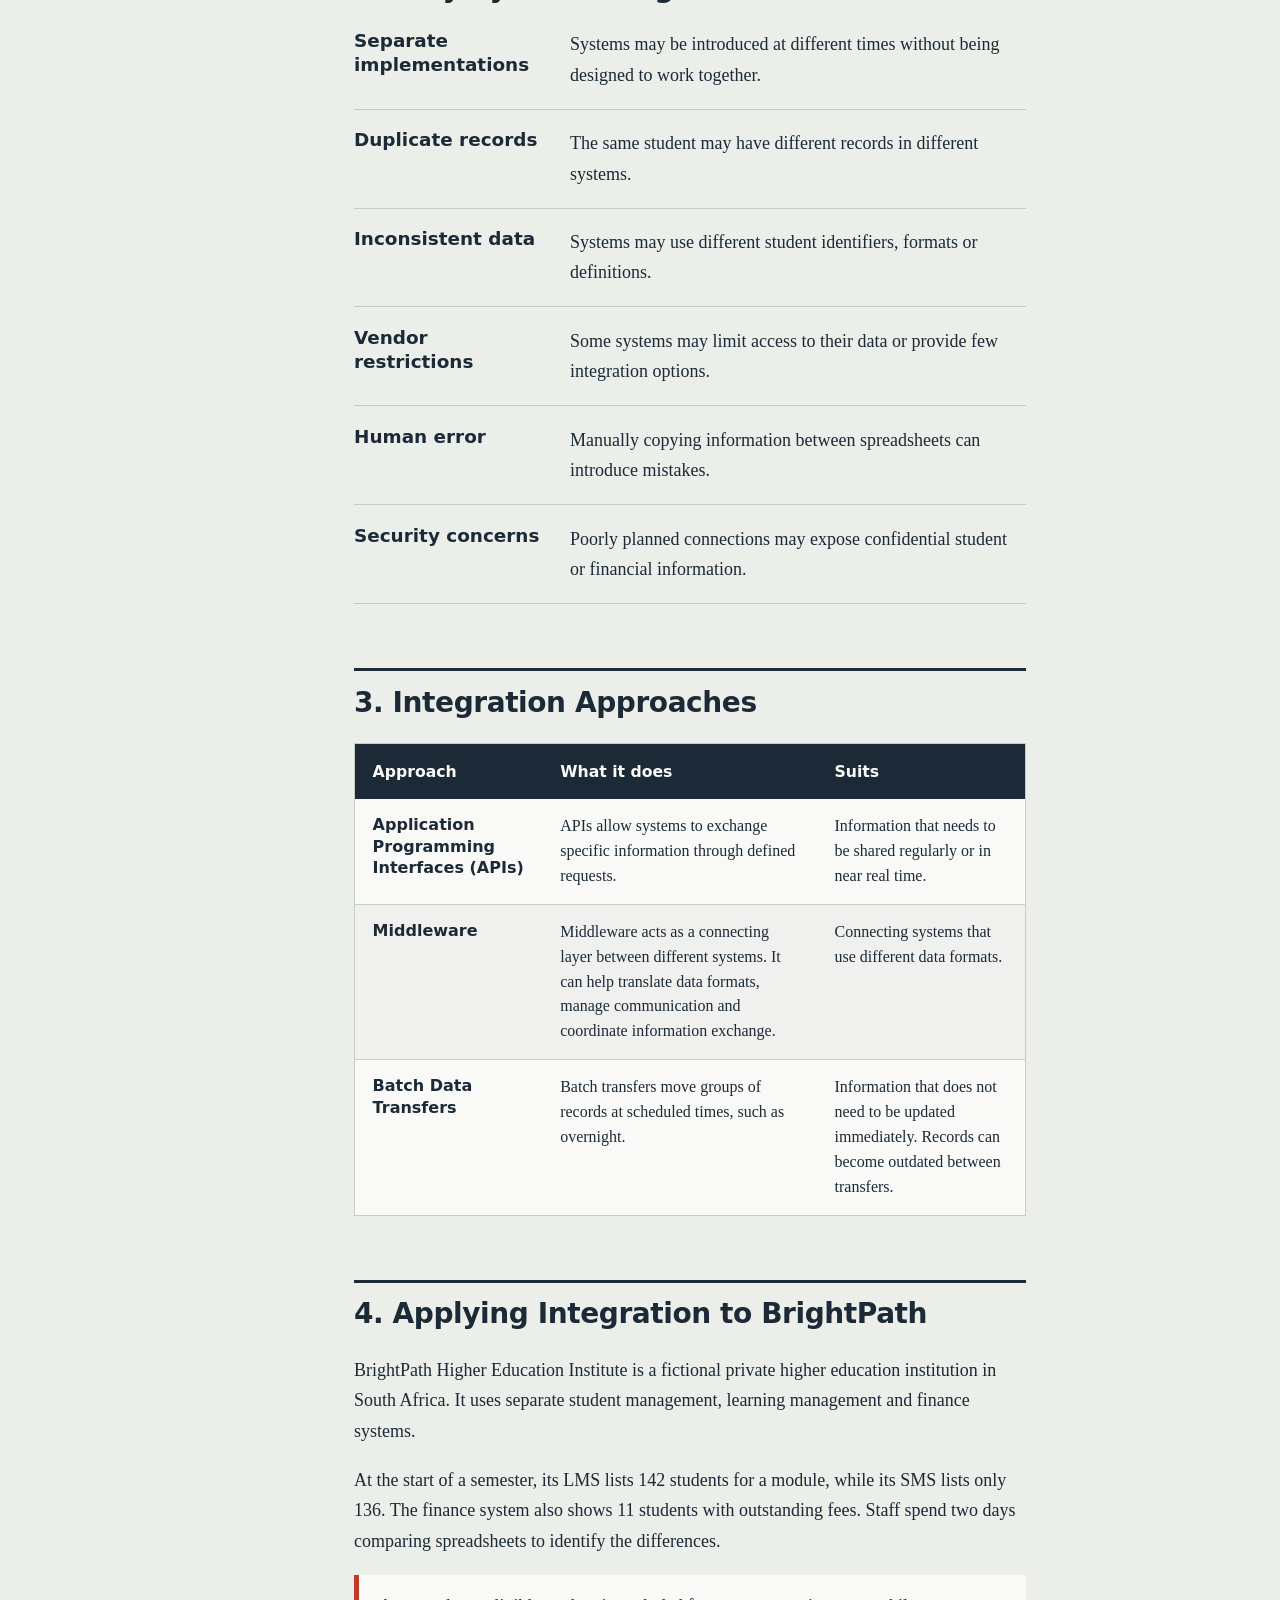
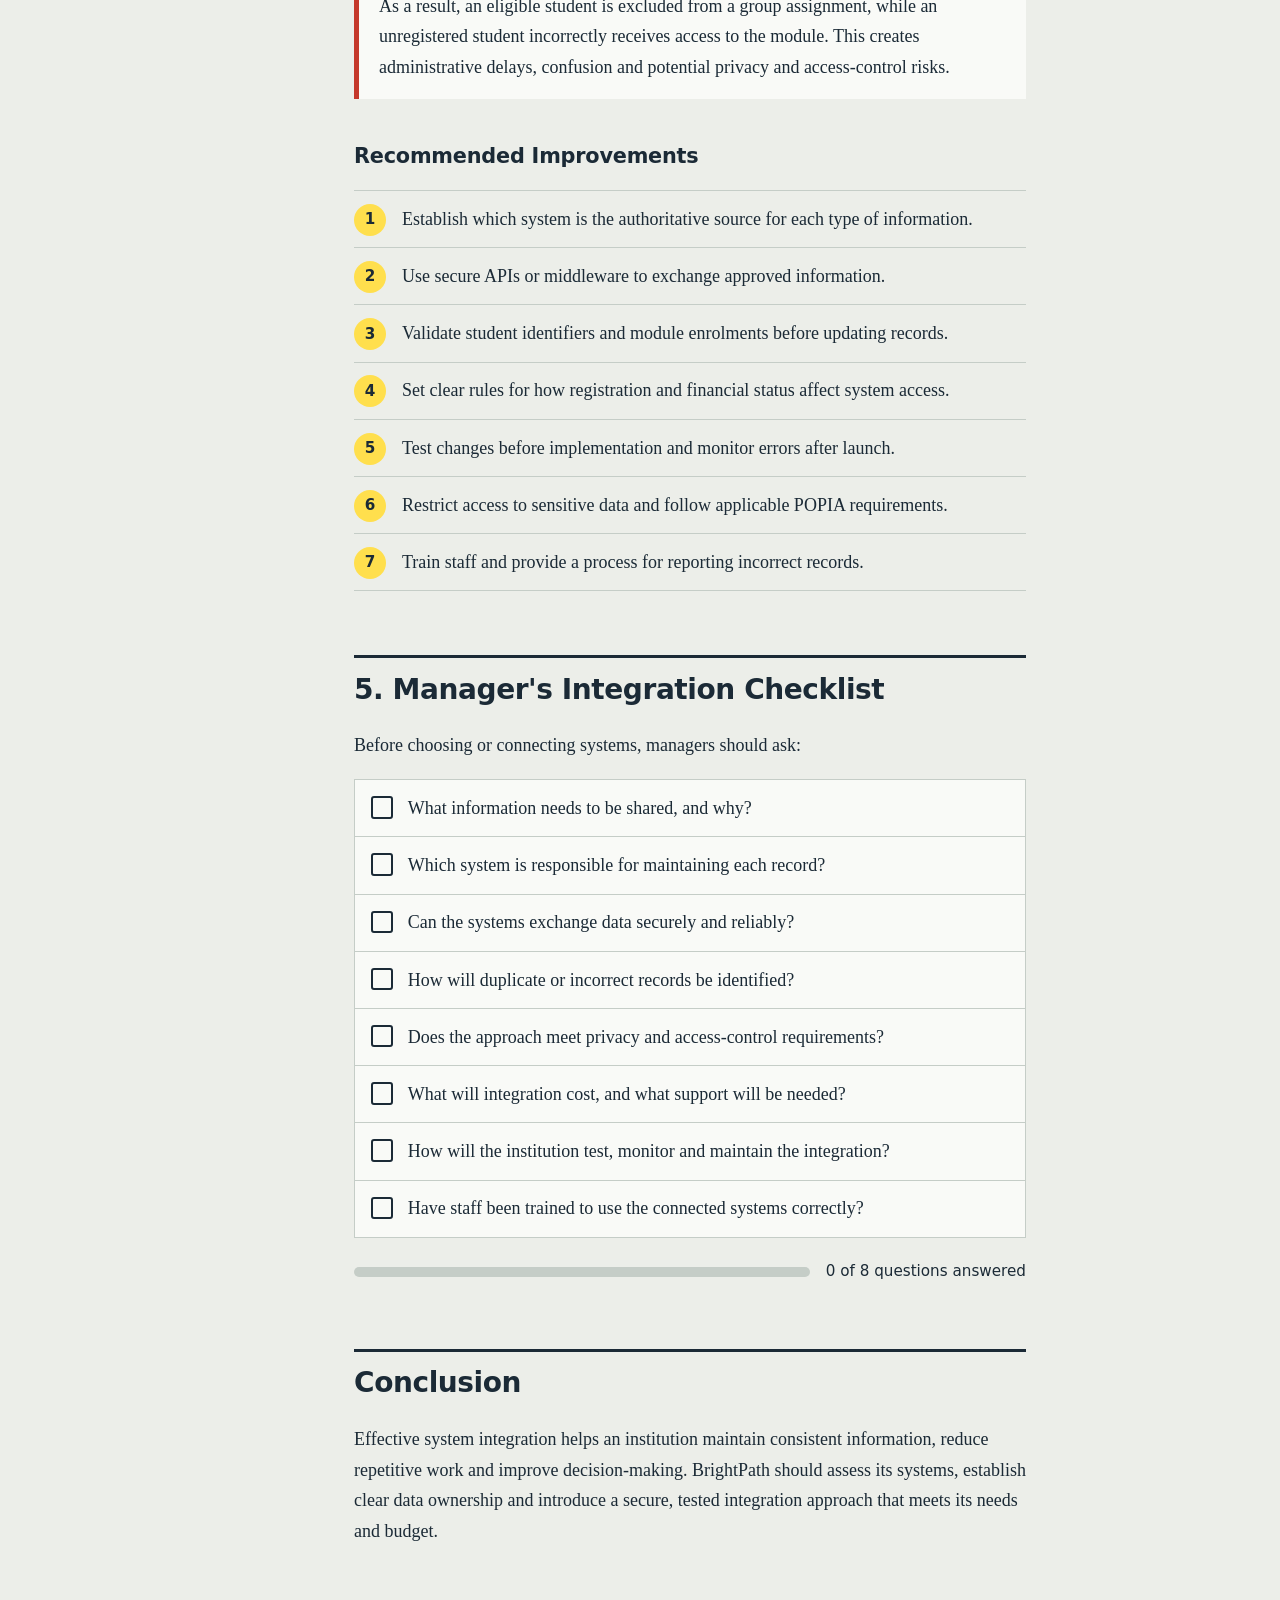
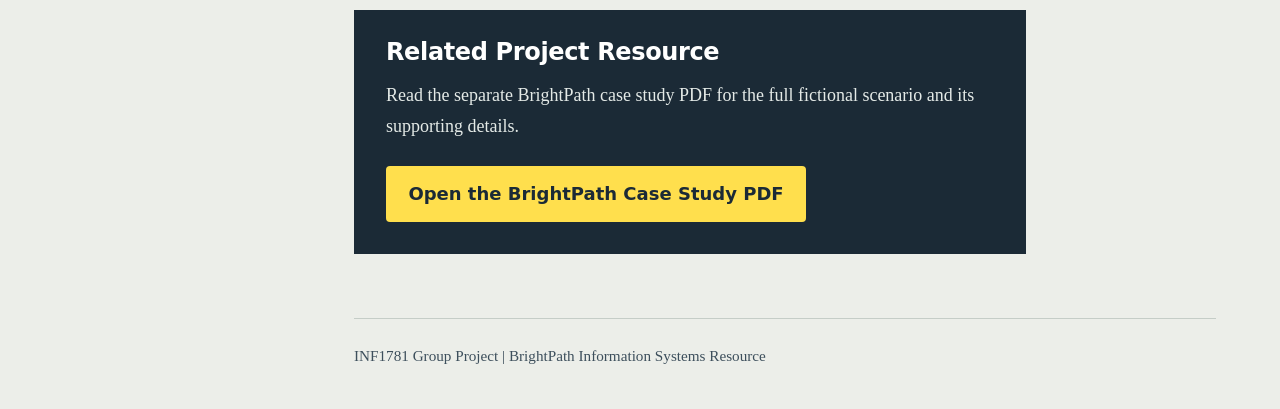
<file: BrightPath/systems-intergration.html>
<!DOCTYPE html>
<html lang="en">
<head>
    <meta charset="UTF-8">
    <meta name="viewport" content="width=device-width, initial-scale=1.0">
    <title>Enterprise Systems and Integration | BrightPath</title>
    <link rel="stylesheet" href="style.css">
</head>

<body>
    <a class="skip" href="#content">Skip to content</a>

    <div class="shell">

        <aside class="side">
            <a class="brand" href="index.html">
                <span class="brand-name">BrightPath</span>
                <span class="brand-sub">Information Systems Resource for Higher Education</span>
            </a>

            <nav class="site-nav" aria-label="Main navigation">
                <ul>
                    <li><a href="index.html">Home</a></li>
                    <li><a href="data-management.html">Data Management</a></li>
                    <li><a href="privacy-popia.html">Privacy and POPIA</a></li>
                    <li><a href="ai-decision-support.html">AI and Decision Support</a></li>
                    <li><a href="systems-intergration.html" aria-current="page">Systems Integration</a></li>
                    <li><a href="system-customisation.html">System Customisation</a></li>
                </ul>
            </nav>

            <nav class="toc" aria-label="On this page">
                <h2>On this page</h2>
                <ol>
                    <li><a href="#systems">Enterprise systems</a></li>
                    <li><a href="#failures">Why integration fails</a></li>
                    <li><a href="#approaches">Integration approaches</a></li>
                    <li><a href="#brightpath">Applying it to BrightPath</a></li>
                    <li><a href="#checklist">Manager's checklist</a></li>
                    <li><a href="#conclusion">Conclusion</a></li>
                </ol>
            </nav>
        </aside>

        <main id="content">

            <header class="hero">
                <h1>Enterprise Systems and Information Systems Integration</h1>

                <p class="lede">
                    Higher education institutions use different information systems
                    to manage students, learning activities, finances and administration.
                    These systems work best when they can exchange accurate information
                    securely and efficiently.
                </p>

                <p>
                    This page explains the main enterprise systems used by educational
                    institutions, why integration can fail, and how managers can improve
                    communication between systems.
                </p>

                <figure class="roll">
                    <figcaption>
                        <strong>One module, three systems.</strong>
                        BrightPath at the start of a semester. Each dot is one student.
                    </figcaption>

                    <div class="roll-row">
                        <p class="roll-label"><strong>LMS</strong> lists 142 students</p>
                        <div class="dots" data-count="142" data-flag="6" aria-hidden="true"></div>
                    </div>

                    <div class="roll-row">
                        <p class="roll-label"><strong>SMS</strong> lists 136 students</p>
                        <div class="dots" data-count="136" aria-hidden="true"></div>
                    </div>

                    <div class="roll-row">
                        <p class="roll-label"><strong>Finance</strong> shows 11 students with outstanding fees</p>
                        <div class="dots" data-count="11" data-kind="fee" aria-hidden="true"></div>
                    </div>

                    <p class="legend">
                        <span><i class="dot dot-flag"></i> the 6-student difference between the LMS and SMS counts</span>
                        <span><i class="dot dot-fee"></i> outstanding fees</span>
                    </p>
                </figure>
            </header>

            <section id="systems" aria-labelledby="h-systems">
                <h2 id="h-systems">1. Understanding Enterprise Systems</h2>

                <dl class="systems">
                    <div>
                        <dt><span class="abbr">SMS</span> Student Management System</dt>
                        <dd>
                            An SMS stores and manages student information, registrations,
                            module enrolments and academic records.
                        </dd>
                    </div>
                    <div>
                        <dt><span class="abbr">LMS</span> Learning Management System</dt>
                        <dd>
                            An LMS supports online learning by providing learning materials,
                            assignments, announcements and other learning activities.
                        </dd>
                    </div>
                    <div>
                        <dt><span class="abbr">FIN</span> Finance System</dt>
                        <dd>
                            A finance system manages tuition fees, payments, outstanding
                            balances and financial records.
                        </dd>
                    </div>
                </dl>
            </section>

            <section id="failures" aria-labelledby="h-failures">
                <h2 id="h-failures">2. Why System Integration Fails</h2>

                <dl class="causes">
                    <div>
                        <dt>Separate implementations</dt>
                        <dd>Systems may be introduced at different times without being designed to work together.</dd>
                    </div>
                    <div>
                        <dt>Duplicate records</dt>
                        <dd>The same student may have different records in different systems.</dd>
                    </div>
                    <div>
                        <dt>Inconsistent data</dt>
                        <dd>Systems may use different student identifiers, formats or definitions.</dd>
                    </div>
                    <div>
                        <dt>Vendor restrictions</dt>
                        <dd>Some systems may limit access to their data or provide few integration options.</dd>
                    </div>
                    <div>
                        <dt>Human error</dt>
                        <dd>Manually copying information between spreadsheets can introduce mistakes.</dd>
                    </div>
                    <div>
                        <dt>Security concerns</dt>
                        <dd>Poorly planned connections may expose confidential student or financial information.</dd>
                    </div>
                </dl>
            </section>

            <section id="approaches" aria-labelledby="h-approaches">
                <h2 id="h-approaches">3. Integration Approaches</h2>

                <div class="table-wrap">
                    <table>
                        <caption class="visually-hidden">Comparison of three integration approaches</caption>
                        <thead>
                            <tr>
                                <th scope="col">Approach</th>
                                <th scope="col">What it does</th>
                                <th scope="col">Suits</th>
                            </tr>
                        </thead>
                        <tbody>
                            <tr>
                                <th scope="row">Application Programming Interfaces (APIs)</th>
                                <td>
                                    APIs allow systems to exchange specific information through
                                    defined requests.
                                </td>
                                <td>
                                    Information that needs to be shared regularly or in near real time.
                                </td>
                            </tr>
                            <tr>
                                <th scope="row">Middleware</th>
                                <td>
                                    Middleware acts as a connecting layer between different systems.
                                    It can help translate data formats, manage communication and
                                    coordinate information exchange.
                                </td>
                                <td>
                                    Connecting systems that use different data formats.
                                </td>
                            </tr>
                            <tr>
                                <th scope="row">Batch Data Transfers</th>
                                <td>
                                    Batch transfers move groups of records at scheduled times, such
                                    as overnight.
                                </td>
                                <td>
                                    Information that does not need to be updated immediately.
                                    Records can become outdated between transfers.
                                </td>
                            </tr>
                        </tbody>
                    </table>
                </div>
            </section>

            <section id="brightpath" aria-labelledby="h-brightpath">
                <h2 id="h-brightpath">4. Applying Integration to BrightPath</h2>

                <p>
                    BrightPath Higher Education Institute is a fictional private
                    higher education institution in South Africa. It uses separate
                    student management, learning management and finance systems.
                </p>

                <p>
                    At the start of a semester, its LMS lists 142 students for a
                    module, while its SMS lists only 136. The finance system also
                    shows 11 students with outstanding fees. Staff spend two days
                    comparing spreadsheets to identify the differences.
                </p>

                <p class="consequence">
                    As a result, an eligible student is excluded from a group
                    assignment, while an unregistered student incorrectly receives
                    access to the module. This creates administrative delays,
                    confusion and potential privacy and access-control risks.
                </p>

                <h3>Recommended Improvements</h3>

                <ol class="steps">
                    <li>Establish which system is the authoritative source for each type of information.</li>
                    <li>Use secure APIs or middleware to exchange approved information.</li>
                    <li>Validate student identifiers and module enrolments before updating records.</li>
                    <li>Set clear rules for how registration and financial status affect system access.</li>
                    <li>Test changes before implementation and monitor errors after launch.</li>
                    <li>Restrict access to sensitive data and follow applicable POPIA requirements.</li>
                    <li>Train staff and provide a process for reporting incorrect records.</li>
                </ol>
            </section>

            <section id="checklist" aria-labelledby="h-checklist">
                <h2 id="h-checklist">5. Manager's Integration Checklist</h2>

                <p>Before choosing or connecting systems, managers should ask:</p>

                <form class="checklist" onsubmit="return false">
                    <fieldset>
                        <legend class="visually-hidden">Integration questions to work through</legend>

                        <label><input type="checkbox"> <span>What information needs to be shared, and why?</span></label>
                        <label><input type="checkbox"> <span>Which system is responsible for maintaining each record?</span></label>
                        <label><input type="checkbox"> <span>Can the systems exchange data securely and reliably?</span></label>
                        <label><input type="checkbox"> <span>How will duplicate or incorrect records be identified?</span></label>
                        <label><input type="checkbox"> <span>Does the approach meet privacy and access-control requirements?</span></label>
                        <label><input type="checkbox"> <span>What will integration cost, and what support will be needed?</span></label>
                        <label><input type="checkbox"> <span>How will the institution test, monitor and maintain the integration?</span></label>
                        <label><input type="checkbox"> <span>Have staff been trained to use the connected systems correctly?</span></label>
                    </fieldset>

                    <div class="progress">
                        <span class="bar"><span id="barfill"></span></span>
                        <p id="progress" aria-live="polite">0 of 8 questions answered</p>
                    </div>
                </form>
            </section>

            <section id="conclusion" aria-labelledby="h-conclusion">
                <h2 id="h-conclusion">Conclusion</h2>

                <p>
                    Effective system integration helps an institution maintain
                    consistent information, reduce repetitive work and improve
                    decision-making. BrightPath should assess its systems, establish
                    clear data ownership and introduce a secure, tested integration
                    approach that meets its needs and budget.
                </p>
            </section>

            <aside class="resource" aria-labelledby="h-resource">
                <h2 id="h-resource">Related Project Resource</h2>
                <p>
                    Read the separate BrightPath case study PDF for the full fictional
                    scenario and its supporting details.
                </p>
                <a class="button" href="BrightPath_Case_Study.pdf">Open the BrightPath Case Study PDF</a>
            </aside>

            <footer>
                <p>INF1781 Group Project | BrightPath Information Systems Resource</p>
            </footer>
        </main>
    </div>

    <script>
        (function () {
            /* Draw the student dots in the module roll */
            document.querySelectorAll('.dots').forEach(function (el) {
                var total = parseInt(el.dataset.count, 10);
                var flagged = parseInt(el.dataset.flag || '0', 10);
                var fee = el.dataset.kind === 'fee';
                var frag = document.createDocumentFragment();
                for (var i = 0; i < total; i++) {
                    var dot = document.createElement('i');
                    dot.className = 'dot';
                    if (i >= total - flagged) dot.className += ' dot-flag';
                    if (fee) dot.className += ' dot-fee';
                    frag.appendChild(dot);
                }
                el.appendChild(frag);
            });

            /* Checklist progress */
            var boxes = document.querySelectorAll('.checklist input[type="checkbox"]');
            var label = document.getElementById('progress');
            var fill = document.getElementById('barfill');
            function update() {
                var done = 0;
                boxes.forEach(function (b) { if (b.checked) done++; });
                label.textContent = done + ' of ' + boxes.length + ' questions answered';
                fill.style.width = (done / boxes.length * 100) + '%';
            }
            boxes.forEach(function (b) { b.addEventListener('change', update); });
            update();

            /* Mark the section being read in the "On this page" list */
            var links = document.querySelectorAll('.toc a');
            if ('IntersectionObserver' in window) {
                var obs = new IntersectionObserver(function (entries) {
                    entries.forEach(function (entry) {
                        if (entry.isIntersecting) {
                            links.forEach(function (a) {
                                if (a.getAttribute('href') === '#' + entry.target.id) {
                                    a.setAttribute('aria-current', 'location');
                                } else {
                                    a.removeAttribute('aria-current');
                                }
                            });
                        }
                    });
                }, { rootMargin: '-20% 0px -70% 0px' });
                document.querySelectorAll('main section[id]').forEach(function (s) { obs.observe(s); });
            }
        })();
    </script>
</body>
</html>
</file>
<file: BrightPath/style.css>
/* ==========================================================
   BrightPath – Information Systems Resource
   Direction: a student register. Dark side panel, paper-grey
   page, highlighter yellow for "you are here", stamp red for
   records that don't match.
   ========================================================== */

:root {
    --ink: #1b2a36;
    --ink-soft: #3d4f5c;
    --panel: #1b2a36;
    --panel-text: #e4eae7;
    --panel-muted: #9fb0a9;
    --paper: #eceee9;
    --sheet: #f9faf7;
    --rule: #c5cdc7;
    --marker: #ffdf4d;
    --stamp: #c4382b;
    --link: #1f4ea6;

    --display: "Bricolage Grotesque", "Segoe UI", system-ui, sans-serif;
    --body: "Source Serif 4", Georgia, "Times New Roman", serif;

    --side-width: 290px;
}

*,
*::before,
*::after {
    box-sizing: border-box;
}

html {
    scroll-behavior: smooth;
    scroll-padding-top: 1.5rem;
}

body {
    margin: 0;
    background: var(--paper);
    color: var(--ink);
    font-family: var(--body);
    font-size: 1.125rem;
    line-height: 1.7;
    -webkit-font-smoothing: antialiased;
}

/* ---------- Accessibility helpers ---------- */

.visually-hidden {
    position: absolute;
    width: 1px;
    height: 1px;
    margin: -1px;
    padding: 0;
    overflow: hidden;
    clip: rect(0, 0, 0, 0);
    white-space: nowrap;
    border: 0;
}

.skip {
    position: absolute;
    left: 1rem;
    top: -4rem;
    z-index: 200;
    padding: 0.6rem 1rem;
    background: var(--marker);
    color: var(--ink);
    font-family: var(--display);
    font-weight: 700;
    text-decoration: none;
    border-radius: 4px;
}

.skip:focus {
    top: 1rem;
}

a:focus-visible,
input:focus-visible {
    outline: 3px solid var(--link);
    outline-offset: 3px;
}

.side a:focus-visible {
    outline-color: var(--marker);
}

/* ---------- Page shell ---------- */

.shell {
    display: grid;
    grid-template-columns: var(--side-width) minmax(0, 1fr);
    min-height: 100vh;
}

/* ---------- Side panel ---------- */

.side {
    position: sticky;
    top: 0;
    align-self: start;
    height: 100vh;
    overflow-y: auto;
    padding: 2.25rem 1.5rem 2rem;
    background: var(--panel);
    color: var(--panel-text);
    display: flex;
    flex-direction: column;
    gap: 2rem;
}

.brand {
    display: block;
    color: inherit;
    text-decoration: none;
    padding: 0 0.75rem;
}

.brand-name {
    display: block;
    font-family: var(--display);
    font-weight: 800;
    font-size: 1.9rem;
    letter-spacing: -0.02em;
    line-height: 1.1;
}

.brand-sub {
    display: block;
    margin-top: 0.5rem;
    font-size: 0.9rem;
    line-height: 1.4;
    color: var(--panel-muted);
}

.site-nav ul,
.toc ol {
    list-style: none;
    margin: 0;
    padding: 0;
}

.site-nav a {
    display: block;
    padding: 0.55rem 0.75rem;
    border-radius: 4px;
    color: var(--panel-text);
    font-family: var(--display);
    font-weight: 500;
    font-size: 1rem;
    line-height: 1.3;
    text-decoration: none;
}

.site-nav a:hover {
    background: rgba(255, 255, 255, 0.09);
}

.site-nav a[aria-current="page"] {
    background: var(--marker);
    color: var(--ink);
    font-weight: 700;
}

.toc {
    margin-top: auto;
    padding: 0 0.75rem;
}

.toc h2 {
    margin: 0 0 0.6rem;
    font-family: var(--display);
    font-size: 0.95rem;
    font-weight: 700;
    color: var(--panel-muted);
}

.toc ol {
    border-left: 1px solid rgba(255, 255, 255, 0.18);
}

.toc a {
    display: block;
    margin-left: -1px;
    padding: 0.25rem 0 0.25rem 0.9rem;
    border-left: 3px solid transparent;
    color: var(--panel-muted);
    font-size: 0.95rem;
    line-height: 1.4;
    text-decoration: none;
}

.toc a:hover {
    color: #fff;
}

.toc a[aria-current="location"] {
    border-left-color: var(--marker);
    color: #fff;
}

/* ---------- Main column ---------- */

main {
    padding: clamp(1.75rem, 5vw, 4.5rem) clamp(1.25rem, 5vw, 4.5rem) 0;
    max-width: 62rem;
}

main>section,
main>.resource {
    margin-top: 4rem;
    max-width: 42rem;
}

h1,
h2,
h3 {
    font-family: var(--display);
    color: var(--ink);
}

h1 {
    margin: 0 0 1.5rem;
    font-size: clamp(2.1rem, 4.6vw, 3.4rem);
    font-weight: 800;
    letter-spacing: -0.025em;
    line-height: 1.08;
    max-width: 20ch;
}

h2 {
    margin: 0 0 1.5rem;
    padding-top: 0.9rem;
    border-top: 3px solid var(--ink);
    font-size: 1.75rem;
    font-weight: 700;
    letter-spacing: -0.015em;
    line-height: 1.2;
}

h3 {
    margin: 2.5rem 0 1rem;
    font-size: 1.3rem;
    font-weight: 700;
    letter-spacing: -0.01em;
}

p {
    margin: 0 0 1.15rem;
}

.hero p {
    max-width: 38rem;
}

.lede {
    font-size: 1.3rem;
    line-height: 1.6;
    color: var(--ink);
}

main a {
    color: var(--link);
}

/* ---------- Module roll (hero figure) ---------- */

.roll {
    margin: 2.5rem 0 0;
    padding: 1.5rem 1.6rem 1.3rem;
    background: var(--sheet);
    border: 1px solid var(--rule);
    border-left: 6px solid var(--ink);
    border-radius: 2px;
}

.roll figcaption {
    margin-bottom: 1.4rem;
    font-size: 1rem;
    line-height: 1.5;
    color: var(--ink-soft);
}

.roll figcaption strong {
    display: block;
    margin-bottom: 0.1rem;
    font-family: var(--display);
    font-size: 1.25rem;
    color: var(--ink);
}

.roll-row {
    display: grid;
    grid-template-columns: 11rem minmax(0, 1fr);
    gap: 1.25rem;
    align-items: start;
    padding: 0.95rem 0;
    border-top: 1px dashed var(--rule);
}

.roll .roll-label {
    margin: 0;
    max-width: none;
    font-size: 0.98rem;
    line-height: 1.4;
}

.roll-label strong {
    display: block;
    font-family: var(--display);
    font-size: 1.1rem;
}

.dots {
    display: flex;
    flex-wrap: wrap;
    gap: 4px;
}

.dot {
    display: inline-block;
    width: 10px;
    height: 10px;
    border-radius: 50%;
    background: var(--ink);
}

.dot-flag {
    background: var(--stamp);
    box-shadow: 0 0 0 2px var(--sheet), 0 0 0 3.5px var(--stamp);
    animation: flag-pulse 1.1s ease-out 0.6s 2;
}

.dot-fee {
    background: var(--marker);
    box-shadow: inset 0 0 0 1.5px var(--ink);
}

.roll .legend {
    display: flex;
    flex-wrap: wrap;
    gap: 0.4rem 1.6rem;
    max-width: none;
    margin: 0.4rem 0 0;
    padding-top: 0.95rem;
    border-top: 1px dashed var(--rule);
    font-size: 0.92rem;
    line-height: 1.4;
    color: var(--ink-soft);
}

.legend span {
    display: inline-flex;
    align-items: center;
    gap: 0.5rem;
}

@keyframes flag-pulse {
    0% {
        transform: scale(1);
    }

    40% {
        transform: scale(1.9);
    }

    100% {
        transform: scale(1);
    }
}

/* ---------- 1. Systems (definition list) ---------- */

.systems,
.causes {
    margin: 0;
}

.systems>div,
.causes>div {
    display: grid;
    gap: 0.35rem 1.5rem;
    padding: 1.15rem 0;
    border-bottom: 1px solid var(--rule);
}

.systems>div:first-child,
.causes>div:first-child {
    padding-top: 0;
}

.systems dt,
.causes dt {
    font-family: var(--display);
    font-weight: 700;
    font-size: 1.15rem;
    line-height: 1.3;
}

.systems dd,
.causes dd {
    margin: 0;
}

.systems dt {
    display: flex;
    align-items: center;
    gap: 0.8rem;
}

.abbr {
    flex: none;
    min-width: 3.4rem;
    padding: 0.15rem 0.5rem;
    background: var(--ink);
    color: var(--sheet);
    border-radius: 3px;
    font-size: 0.95rem;
    letter-spacing: 0.02em;
    text-align: center;
}

/* ---------- 2. Causes ---------- */

.causes>div {
    grid-template-columns: 12rem minmax(0, 1fr);
}

/* ---------- 3. Approaches table ---------- */

.table-wrap {
    max-width: 100%;
    overflow-x: auto;
    background: var(--sheet);
    border: 1px solid var(--rule);
}

table {
    width: 100%;
    min-width: 36rem;
    border-collapse: collapse;
    font-size: 1rem;
    line-height: 1.55;
}

th,
td {
    padding: 0.95rem 1.1rem;
    text-align: left;
    vertical-align: top;
    border-bottom: 1px solid var(--rule);
}

thead th {
    background: var(--ink);
    color: var(--sheet);
    font-family: var(--display);
    font-weight: 700;
    font-size: 0.98rem;
    border-bottom: none;
}

tbody th {
    width: 28%;
    font-family: var(--display);
    font-weight: 700;
    line-height: 1.35;
}

tbody tr:last-child th,
tbody tr:last-child td {
    border-bottom: none;
}

tbody tr:nth-child(even) {
    background: rgba(27, 42, 54, 0.04);
}

/* ---------- 4. BrightPath ---------- */

.consequence {
    padding: 1rem 1.25rem;
    background: var(--sheet);
    border-left: 5px solid var(--stamp);
}

.steps {
    margin: 0;
    padding: 0;
    list-style: none;
    counter-reset: step;
}

.steps li {
    position: relative;
    counter-increment: step;
    padding: 0.8rem 0 0.8rem 3rem;
    border-bottom: 1px solid var(--rule);
}

.steps li:first-child {
    border-top: 1px solid var(--rule);
}

.steps li::before {
    content: counter(step);
    position: absolute;
    left: 0;
    top: 0.8rem;
    width: 2rem;
    height: 2rem;
    display: grid;
    place-items: center;
    background: var(--marker);
    border-radius: 50%;
    font-family: var(--display);
    font-weight: 800;
    font-size: 0.95rem;
    line-height: 1;
}

/* ---------- 5. Checklist ---------- */

.checklist fieldset {
    margin: 0;
    padding: 0;
    border: none;
}

.checklist label {
    display: flex;
    gap: 0.9rem;
    align-items: flex-start;
    padding: 0.8rem 1rem;
    margin-bottom: -1px;
    background: var(--sheet);
    border: 1px solid var(--rule);
    cursor: pointer;
}

.checklist label:hover {
    background: #fff;
}

.checklist input[type="checkbox"] {
    appearance: none;
    -webkit-appearance: none;
    flex: none;
    width: 1.4rem;
    height: 1.4rem;
    margin: 0.2rem 0 0;
    border: 2px solid var(--ink);
    border-radius: 3px;
    background: var(--sheet);
    cursor: pointer;
    display: grid;
    place-items: center;
}

.checklist input[type="checkbox"]::after {
    content: "";
    width: 0.65rem;
    height: 0.35rem;
    border-left: 3px solid var(--ink);
    border-bottom: 3px solid var(--ink);
    transform: translateY(-1px) rotate(-45deg);
    opacity: 0;
}

.checklist input[type="checkbox"]:checked {
    background: var(--marker);
}

.checklist input[type="checkbox"]:checked::after {
    opacity: 1;
}

.checklist input:checked+span {
    color: var(--ink-soft);
}

.progress {
    margin-top: 1.4rem;
    display: grid;
    grid-template-columns: minmax(0, 1fr) auto;
    gap: 1rem;
    align-items: center;
}

.bar {
    display: block;
    height: 0.6rem;
    background: var(--rule);
    border-radius: 999px;
    overflow: hidden;
}

#barfill {
    display: block;
    width: 0;
    height: 100%;
    background: var(--ink);
    transition: width 0.25s ease;
}

.progress p {
    margin: 0;
    font-family: var(--display);
    font-weight: 500;
    font-size: 0.95rem;
}

/* ---------- Resource + footer ---------- */

.resource {
    padding: 1.75rem 2rem 2rem;
    background: var(--ink);
    color: var(--panel-text);
}

.resource h2 {
    border-top: none;
    padding-top: 0;
    margin-bottom: 0.8rem;
    color: #fff;
    font-size: 1.5rem;
}

.button {
    display: inline-block;
    margin-top: 0.4rem;
    padding: 0.8rem 1.4rem;
    background: var(--marker);
    border-radius: 4px;
    font-family: var(--display);
    font-weight: 700;
    text-decoration: none;
    color: var(--ink);
}

main a.button {
    color: var(--ink);
}

.button:hover {
    background: #ffe97d;
}

main>footer {
    margin-top: 4rem;
    padding: 1.5rem 0 2.5rem;
    border-top: 1px solid var(--rule);
    font-size: 0.95rem;
    color: var(--ink-soft);
}

main>footer p {
    margin: 0;
}

/* ---------- Tablet and mobile ---------- */

@media (max-width: 62rem) {
    .shell {
        grid-template-columns: minmax(0, 1fr);
    }

    .side {
        position: static;
        height: auto;
        padding: 1.5rem 1.25rem 1rem;
        gap: 1.1rem;
    }

    .toc {
        display: none;
    }

    .site-nav ul {
        display: flex;
        gap: 0.35rem;
        overflow-x: auto;
        padding-bottom: 0.5rem;
    }

    .site-nav a {
        white-space: nowrap;
    }
}

@media (max-width: 40rem) {
    body {
        font-size: 1.05rem;
    }

    .roll-row {
        grid-template-columns: minmax(0, 1fr);
        gap: 0.6rem;
    }

    .causes>div {
        grid-template-columns: minmax(0, 1fr);
    }

    .progress {
        grid-template-columns: minmax(0, 1fr);
        gap: 0.5rem;
    }

    .resource {
        padding: 1.4rem 1.2rem 1.6rem;
    }
}

@media (prefers-reduced-motion: reduce) {
    html {
        scroll-behavior: auto;
    }

    .dot-flag {
        animation: none;
    }

    #barfill {
        transition: none;
    }
}

/* ---------- Home page: topic list ---------- */

.topics {
    list-style: none;
    margin: 0;
    padding: 0;
}

.topics {
    display: grid;
    gap: 0.75rem;
}

.topics a {
    display: grid;
    grid-template-columns: 14rem minmax(0, 1fr);
    gap: 0.35rem 1.5rem;
    align-items: baseline;
    padding: 1.2rem 1.4rem;
    background: var(--ink);
    border: 2px solid var(--ink);
    border-radius: 4px;
    box-shadow: 0 4px 0 rgba(27, 42, 54, 0.25);
    color: var(--sheet);
    text-decoration: none;
    transition: background 0.15s, color 0.15s, transform 0.1s, box-shadow 0.1s;
}

.topics .t {
    font-family: var(--display);
    font-weight: 700;
    font-size: 1.2rem;
    line-height: 1.25;
}

.topics .d {
    font-size: 1rem;
    line-height: 1.5;
    color: var(--panel-muted);
}

.topics a:hover,
.topics a:focus-visible {
    background: var(--marker);
    color: var(--ink);
}

.topics a:hover .d,
.topics a:focus-visible .d {
    color: var(--ink);
}

.topics a:active {
    transform: translateY(3px);
    box-shadow: 0 1px 0 rgba(27, 42, 54, 0.25);
}

@media (max-width: 40rem) {
    .topics a {
        grid-template-columns: minmax(0, 1fr);
    }
}

@media (prefers-reduced-motion: reduce) {
    .topics a {
        transition: none;
    }
}

/* ---------- Print ---------- */

@media print {

    .side,
    .skip {
        display: none;
    }

    .shell {
        display: block;
    }

    body {
        background: #fff;
        font-size: 11pt;
    }

    .resource {
        background: none;
        color: var(--ink);
        border: 1px solid var(--ink);
    }

    .resource h2 {
        color: var(--ink);
    }

    main>section {
        break-inside: avoid;
    }
}
</file>
